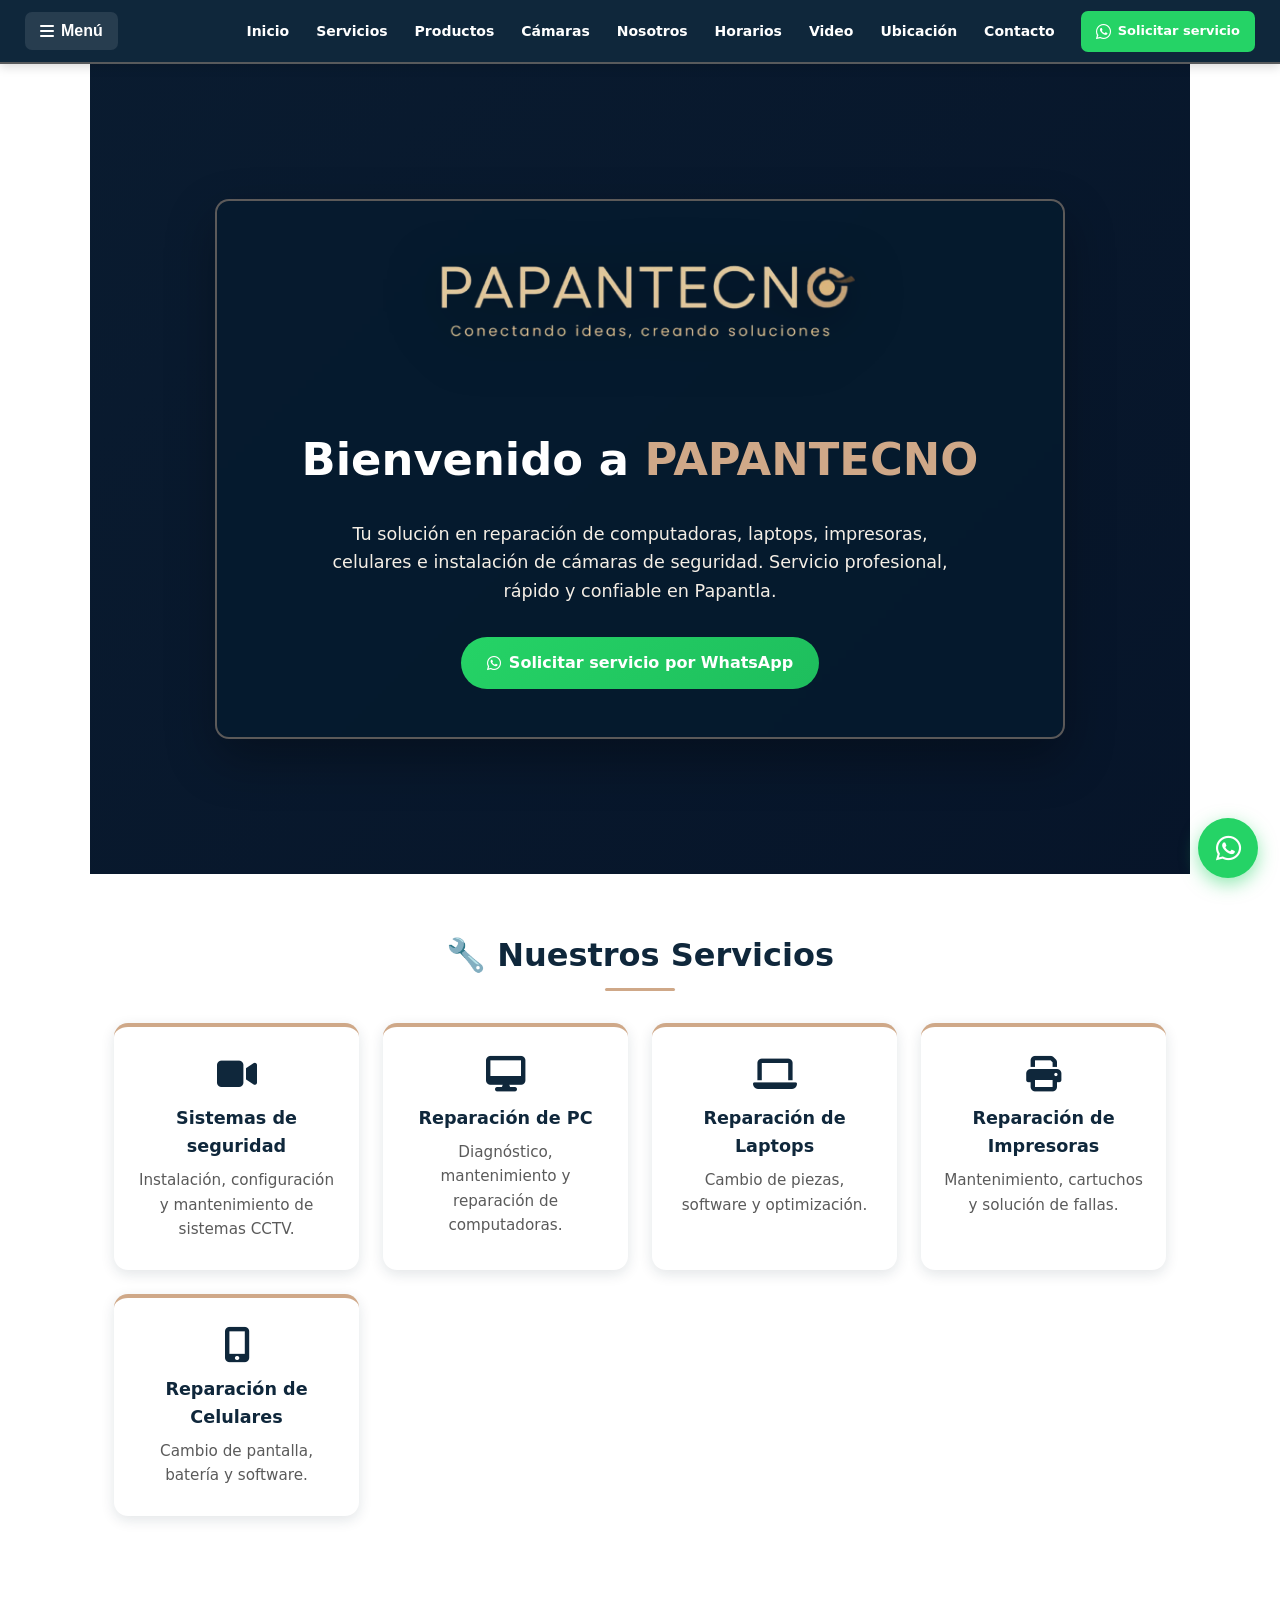
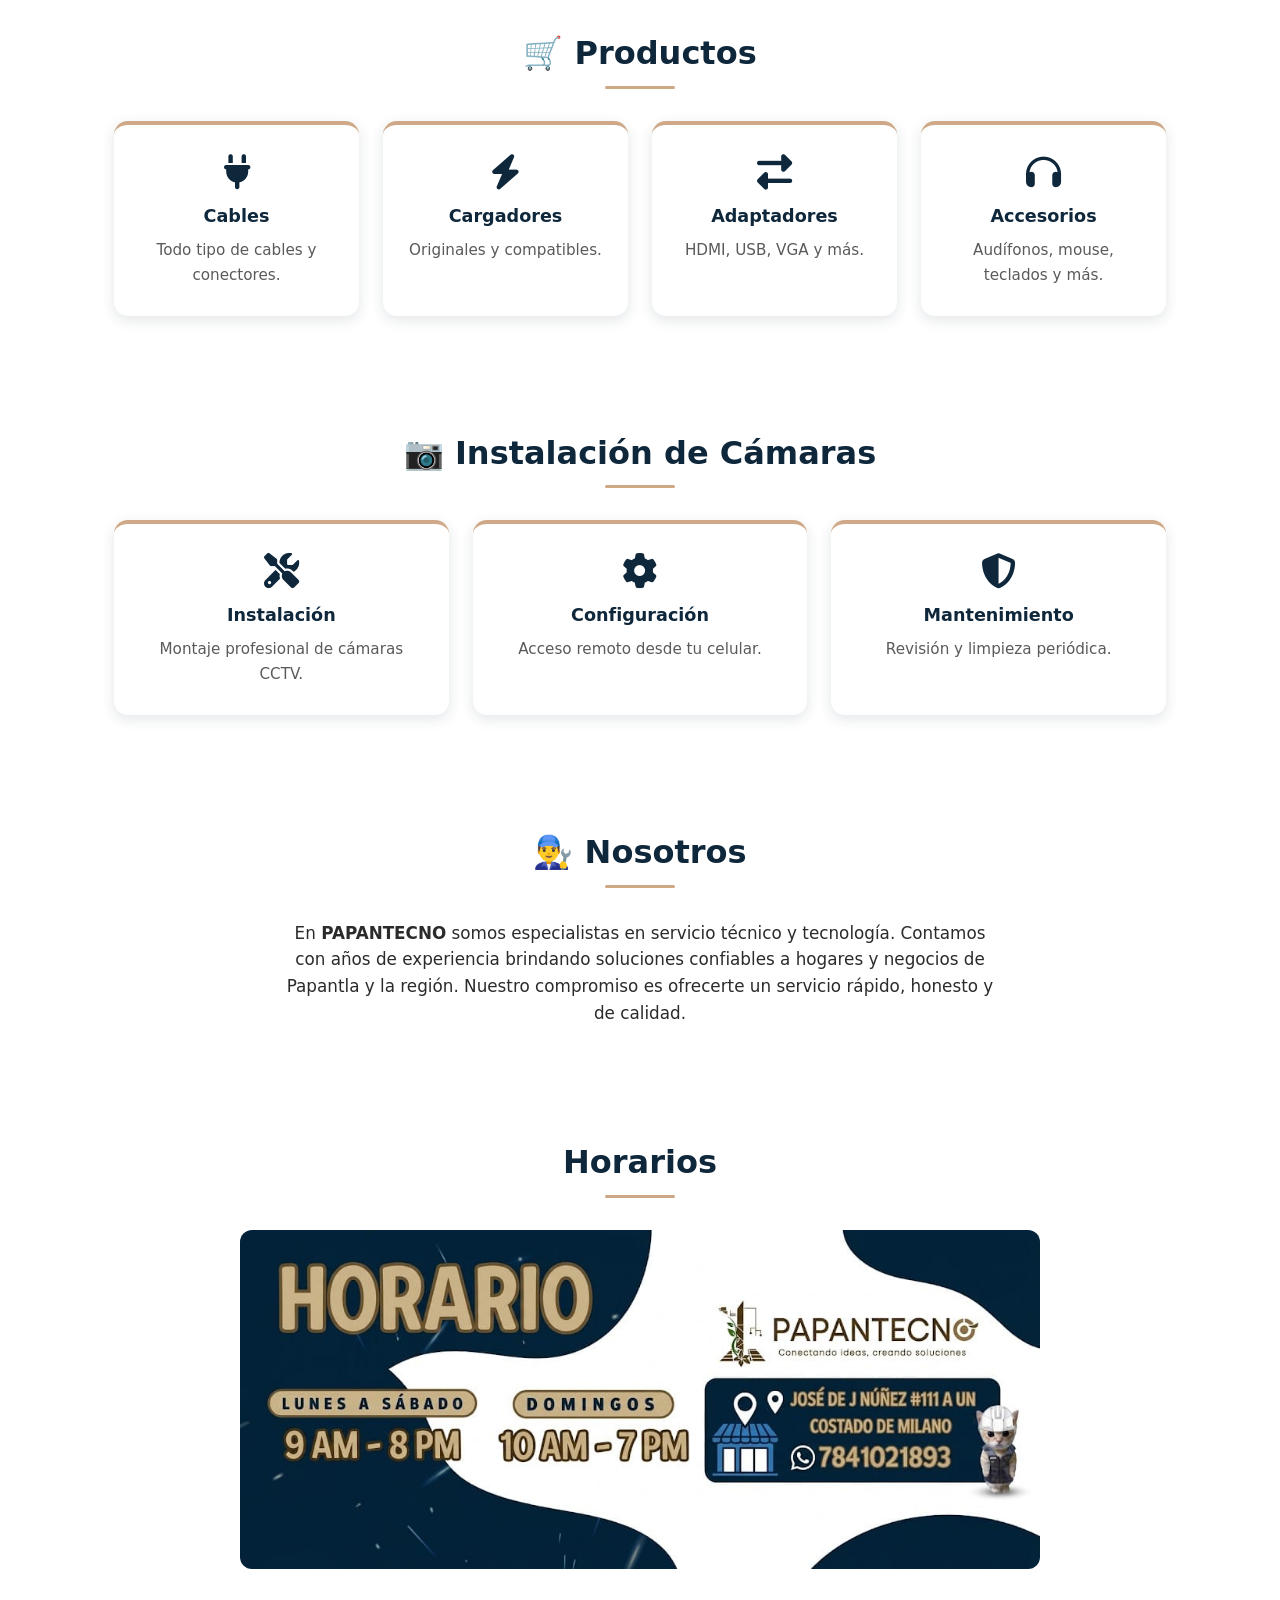
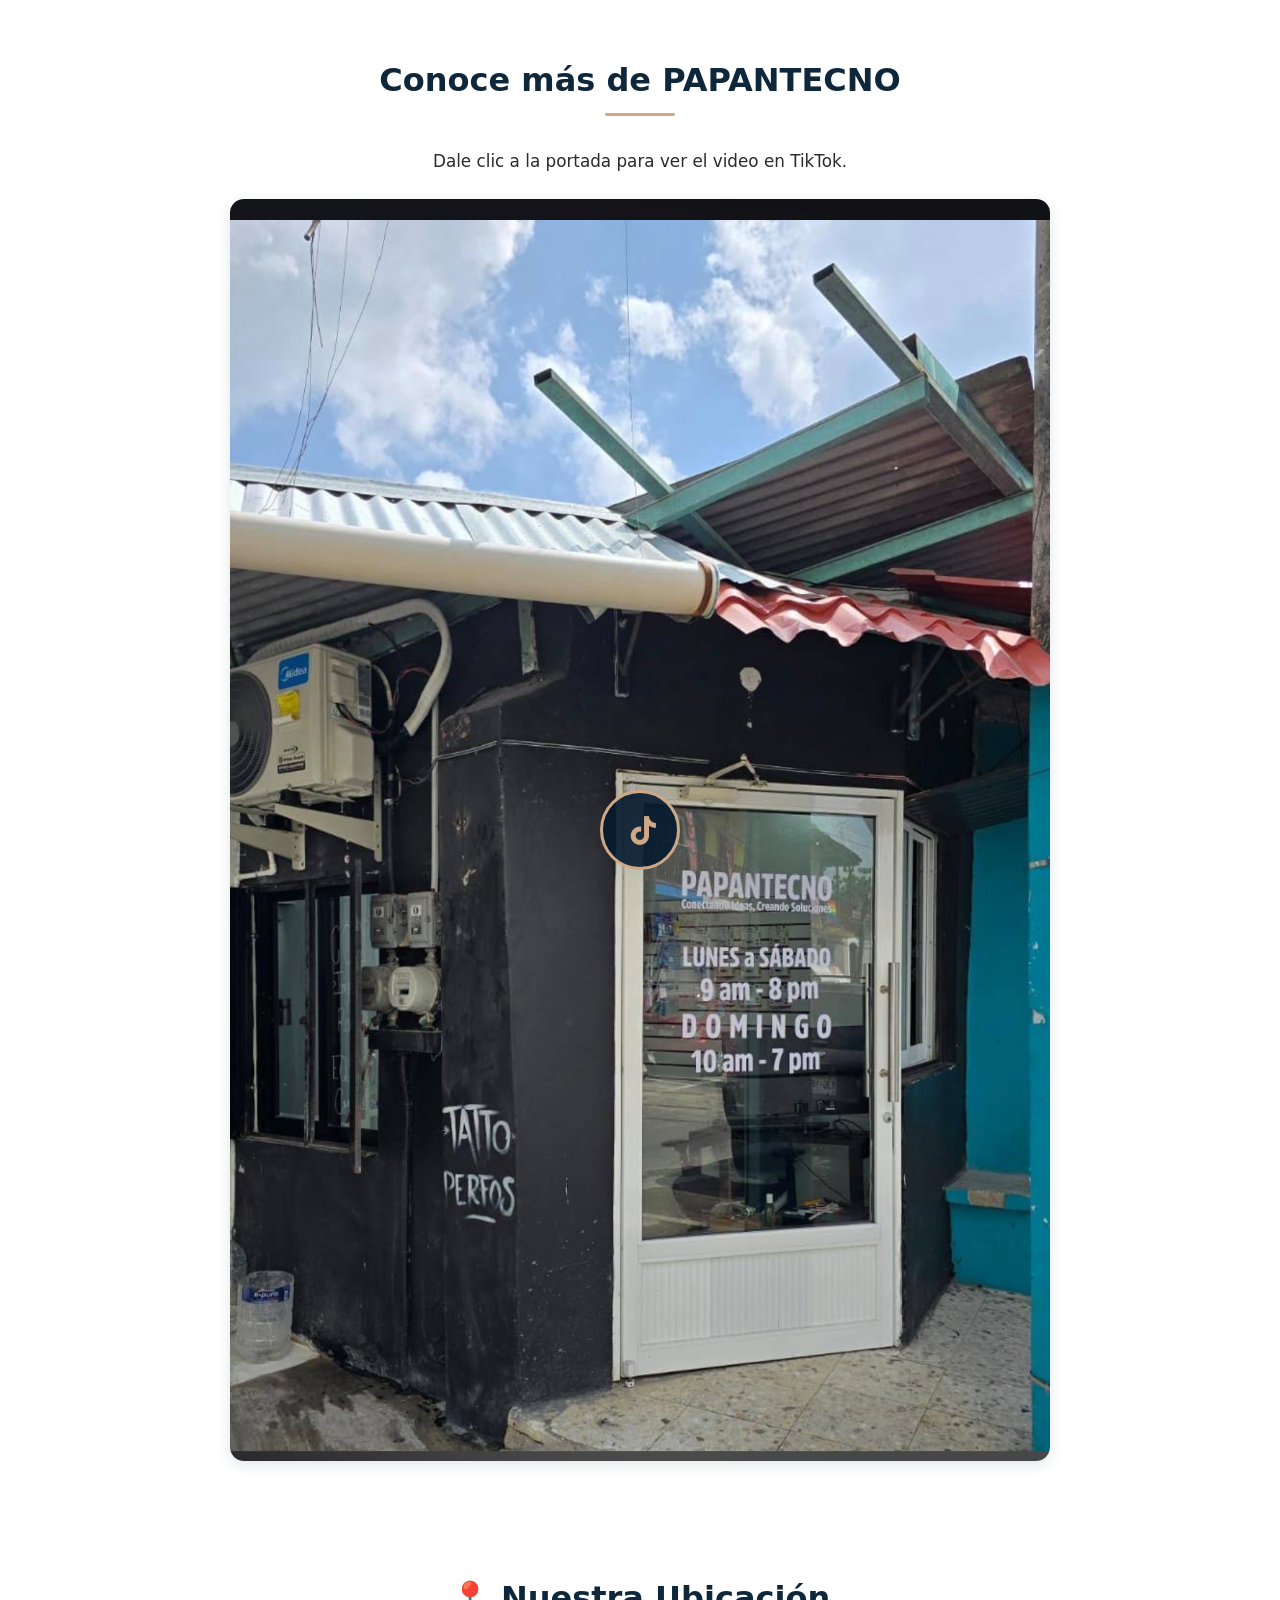
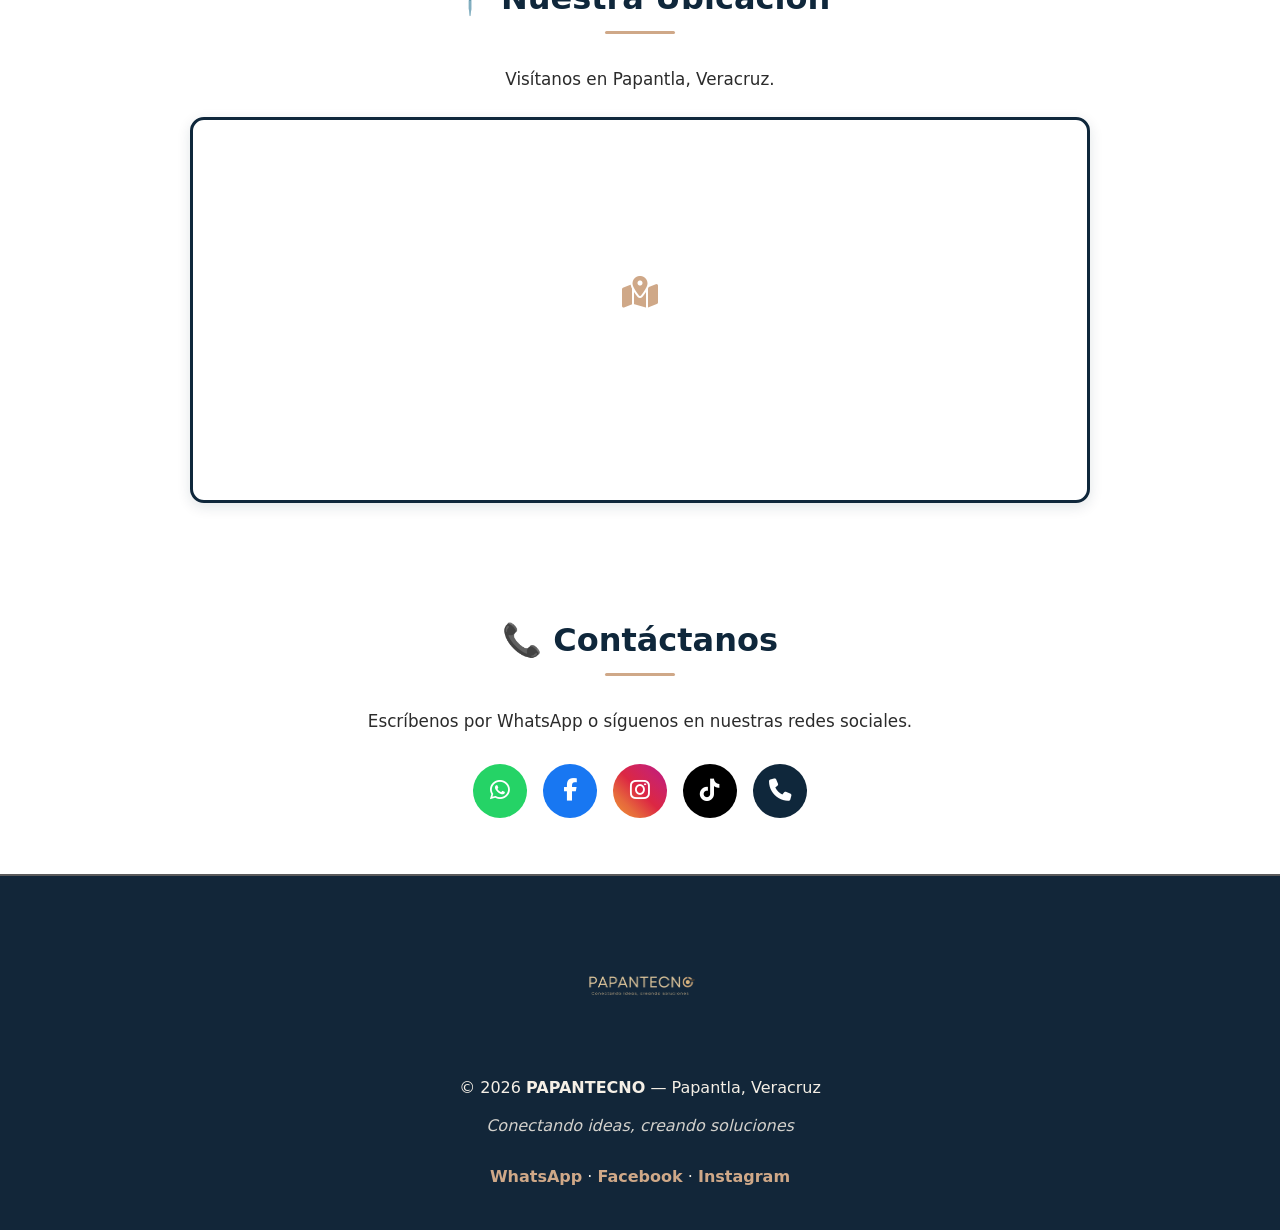
<file: index.html>
<!DOCTYPE html>
<html lang="es">
<head>
  <meta charset="UTF-8">
  <meta name="viewport" content="width=device-width, initial-scale=1.0">
  <title>PAPANTECNO | Servicio Técnico y Tecnología en Papantla</title>
  <meta name="description" content="Reparación de computadoras, laptops, impresoras, celulares e instalación de cámaras de seguridad en Papantla. Solicita tu servicio por WhatsApp.">

  <link rel="icon" type="image/png" href="assets/logo.png">
  <link rel="stylesheet" href="https://cdnjs.cloudflare.com/ajax/libs/font-awesome/6.5.0/css/all.min.css">
  <link rel="stylesheet" href="style.css">
</head>
<body>

 <header>
  <!-- Botón Hamburguesa a la izquierda -->
  <button class="menu-toggle" id="menuToggle" aria-label="Abrir menú">
    <i class="fas fa-bars"></i>
    <span>Menú</span>
  </button>

  <!-- Navegación -->
  <nav id="mainNav">
    <ul id="menu">
      <li><a href="#inicio">Inicio</a></li>
      <li><a href="#servicios">Servicios</a></li>
      <li><a href="#productos">Productos</a></li>
      <li><a href="#camaras">Cámaras</a></li>
      <li><a href="#nosotros">Nosotros</a></li>
      <li><a href="#horarios">Horarios</a></li>
      <li><a href="#video">Video</a></li>
      <li><a href="#ubicacion">Ubicación</a></li>
      <li><a href="#contacto">Contacto</a></li>
    </ul>
  </nav>

  <!-- Botón de WhatsApp a la derecha -->
  <a class="header-whatsapp" href="https://wa.me/527841021893?text=Hola%20PAPANTECNO,%20quiero%20solicitar%20un%20servicio" target="_blank" rel="noopener">
    <i class="fab fa-whatsapp"></i>
    <span>Solicitar servicio</span>
  </a>
</header>

  <!-- ===== HERO (Logo gigante aquí) ===== -->
  <section class="hero" id="inicio">
    <div class="hero-overlay">
      
      <!-- LOGO GIGANTE EN BIENVENIDA -->
      <img src="assets/logo.png" alt="PAPANTECNO Logo" class="hero-logo">

      <h1>Bienvenido a <span>PAPANTECNO</span></h1>
      <p>Tu solución en reparación de computadoras, laptops, impresoras, celulares e instalación de cámaras de seguridad. Servicio profesional, rápido y confiable en Papantla.</p>
      <div class="hero-buttons">
        <a class="btn-primary" href="https://wa.me/527841021893?text=Hola%20PAPANTECNO,%20quiero%20solicitar%20un%20servicio" target="_blank" rel="noopener">
          <i class="fab fa-whatsapp"></i> Solicitar servicio por WhatsApp
        </a>
      </div>
    </div>
  </section>

 <!-- ===== SERVICIOS ===== -->
<section id="servicios">
    <h2>🔧 Nuestros Servicios</h2>
    <div class="grid">
        <a href="servicios-cctv.html" class="card">
            <i class="fas fa-video"></i>
            <h3>Sistemas de seguridad</h3>
            <p>Instalación, configuración y mantenimiento de sistemas CCTV.</p>
        </a>
        <a href="reparacion-pc.html" class="card">
            <i class="fas fa-desktop"></i>
            <h3>Reparación de PC</h3>
            <p>Diagnóstico, mantenimiento y reparación de computadoras.</p>
        </a>
        <a href="reparacion-laptops.html" class="card">
            <i class="fas fa-laptop"></i>
            <h3>Reparación de Laptops</h3>
            <p>Cambio de piezas, software y optimización.</p>
        </a>
        <a href="reparacion-impresoras.html" class="card">
            <i class="fas fa-print"></i>
            <h3>Reparación de Impresoras</h3>
            <p>Mantenimiento, cartuchos y solución de fallas.</p>
        </a>
        <a href="reparacion-celulares.html" class="card">
            <i class="fas fa-mobile-alt"></i>
            <h3>Reparación de Celulares</h3>
            <p>Cambio de pantalla, batería y software.</p>
        </a>
    </div>
</section>

<!-- ===== PRODUCTOS ===== -->
<section id="productos">
    <h2>🛒 Productos</h2>
    <div class="grid">
        <a href="cables.html" class="card">
            <i class="fas fa-plug"></i>
            <h3>Cables</h3>
            <p>Todo tipo de cables y conectores.</p>
        </a>
        <a href="cargadores.html" class="card">
            <i class="fas fa-bolt"></i>
            <h3>Cargadores</h3>
            <p>Originales y compatibles.</p>
        </a>
        <a href="adaptadores.html" class="card">
            <i class="fas fa-exchange-alt"></i>
            <h3>Adaptadores</h3>
            <p>HDMI, USB, VGA y más.</p>
        </a>
        <a href="accesorios.html" class="card">
            <i class="fas fa-headphones"></i>
            <h3>Accesorios</h3>
            <p>Audífonos, mouse, teclados y más.</p>
        </a>
    </div>
</section>

<!-- ===== CÁMARAS ===== -->
<section id="camaras">
    <h2>📷 Instalación de Cámaras</h2>
    <div class="grid">
        <a href="instalacion-camaras.html" class="card">
            <i class="fas fa-tools"></i>
            <h3>Instalación</h3>
            <p>Montaje profesional de cámaras CCTV.</p>
        </a>
        <a href="configuracion-camaras.html" class="card">
            <i class="fas fa-cog"></i>
            <h3>Configuración</h3>
            <p>Acceso remoto desde tu celular.</p>
        </a>
        <a href="mantenimiento-camaras.html" class="card">
            <i class="fas fa-shield-alt"></i>
            <h3>Mantenimiento</h3>
            <p>Revisión y limpieza periódica.</p>
        </a>
    </div>
</section>

  <!-- ===== NOSOTROS (sin logo) ===== -->
  <section id="nosotros">
    <h2>👨‍🔧 Nosotros</h2>
    <p class="nosotros-texto">
      En <strong>PAPANTECNO</strong> somos especialistas en servicio técnico y tecnología.
      Contamos con años de experiencia brindando soluciones confiables a hogares y negocios de Papantla y la región.
      Nuestro compromiso es ofrecerte un servicio rápido, honesto y de calidad.
    </p>
  </section>

<!-- ===== HORARIOS ===== -->
<section id="horarios" class="horarios">
    <h2>Horarios</h2>
    <div class="horarios-imagenes">
        <img src="assets/horarios.jpg" alt="Horario de servicio">
    </div>
</section>

<!-- ===== VIDEO ===== -->
<section id="video">
  <h2>Conoce más de PAPANTECNO</h2>
  <p class="video-texto">Dale clic a la portada para ver el video en TikTok.</p>
  <a class="video-card" href="https://www.tiktok.com/@papantecno/video/7662172080984706312" target="_blank" rel="noopener" title="Ver video en TikTok">
    <img src="assets/video-portada.jpg" alt="Video PAPANTECNO en TikTok" class="video-thumb">
    <div class="video-play">
      <i class="fab fa-tiktok"></i>
    </div>
  </a>
</section>

<!-- ===== UBICACIÓN ===== -->
<section id="ubicacion">
  <h2>📍 Nuestra Ubicación</h2>
  <p class="ubicacion-texto">Visítanos en Papantla, Veracruz.</p>
  <a class="mapa-wrapper" href="https://maps.app.goo.gl/GWxeoCg4PLRZ5K4LA" target="_blank" rel="noopener" title="Abrir en Google Maps">
    <iframe src="https://www.google.com/maps?q=Papantla,Veracruz&output=embed" loading="lazy" referrerpolicy="no-referrer-when-downgrade" title="Ubicación PAPANTECNO en Papantla"></iframe>
    <div class="mapa-overlay">
      <i class="fas fa-map-marked-alt"></i>
      <span>Abrir en Google Maps</span>
    </div>
  </a>
</section>

  <!-- ===== CONTACTO ===== -->
  <section id="contacto">
    <h2>📞 Contáctanos</h2>
    <p class="contacto-texto">Escríbenos por WhatsApp o síguenos en nuestras redes sociales.</p>
    <div class="redes">
      <a class="whatsapp" href="https://wa.me/527841021893?text=Hola%20PAPANTECNO" target="_blank" rel="noopener" title="WhatsApp"><i class="fab fa-whatsapp"></i></a>
      <a class="facebook" href="https://facebook.com/papantecno" target="_blank" rel="noopener" title="Facebook"><i class="fab fa-facebook-f"></i></a>
      <a class="instagram" href="https://instagram.com/papantecno" target="_blank" rel="noopener" title="Instagram"><i class="fab fa-instagram"></i></a>
      <a class="tiktok" href="https://tiktok.com/@papantecno" target="_blank" rel="noopener" title="TikTok"><i class="fab fa-tiktok"></i></a>
      <a class="telefono" href="tel:+527841021893" title="Llamar"><i class="fas fa-phone"></i></a>
    </div>
  </section>

  <!-- ===== FOOTER ===== -->
  <footer>
    <img src="assets/logo.png" alt="PAPANTECNO" class="footer-logo">
    <p>© <span id="anio"></span> <strong>PAPANTECNO</strong> — Papantla, Veracruz</p>
    <p class="footer-lema">Conectando ideas, creando soluciones</p>
    <p class="footer-redes">
      <a href="https://wa.me/527841021893" target="_blank" rel="noopener">WhatsApp</a> ·
      <a href="https://facebook.com/papantecno" target="_blank" rel="noopener">Facebook</a> ·
      <a href="https://instagram.com/papantecno" target="_blank" rel="noopener">Instagram</a>
    </p>
  </footer>

  <!-- ===== BOTÓN FLOTANTE WHATSAPP ===== -->
  <a class="whatsapp-float" href="https://wa.me/527841021893?text=Hola%20PAPANTECNO,%20quiero%20solicitar%20un%20servicio" target="_blank" rel="noopener" title="Solicitar servicio por WhatsApp">
    <i class="fab fa-whatsapp"></i>
  </a>

  <script src="script.js"></script>
</body>
</html>
</file>
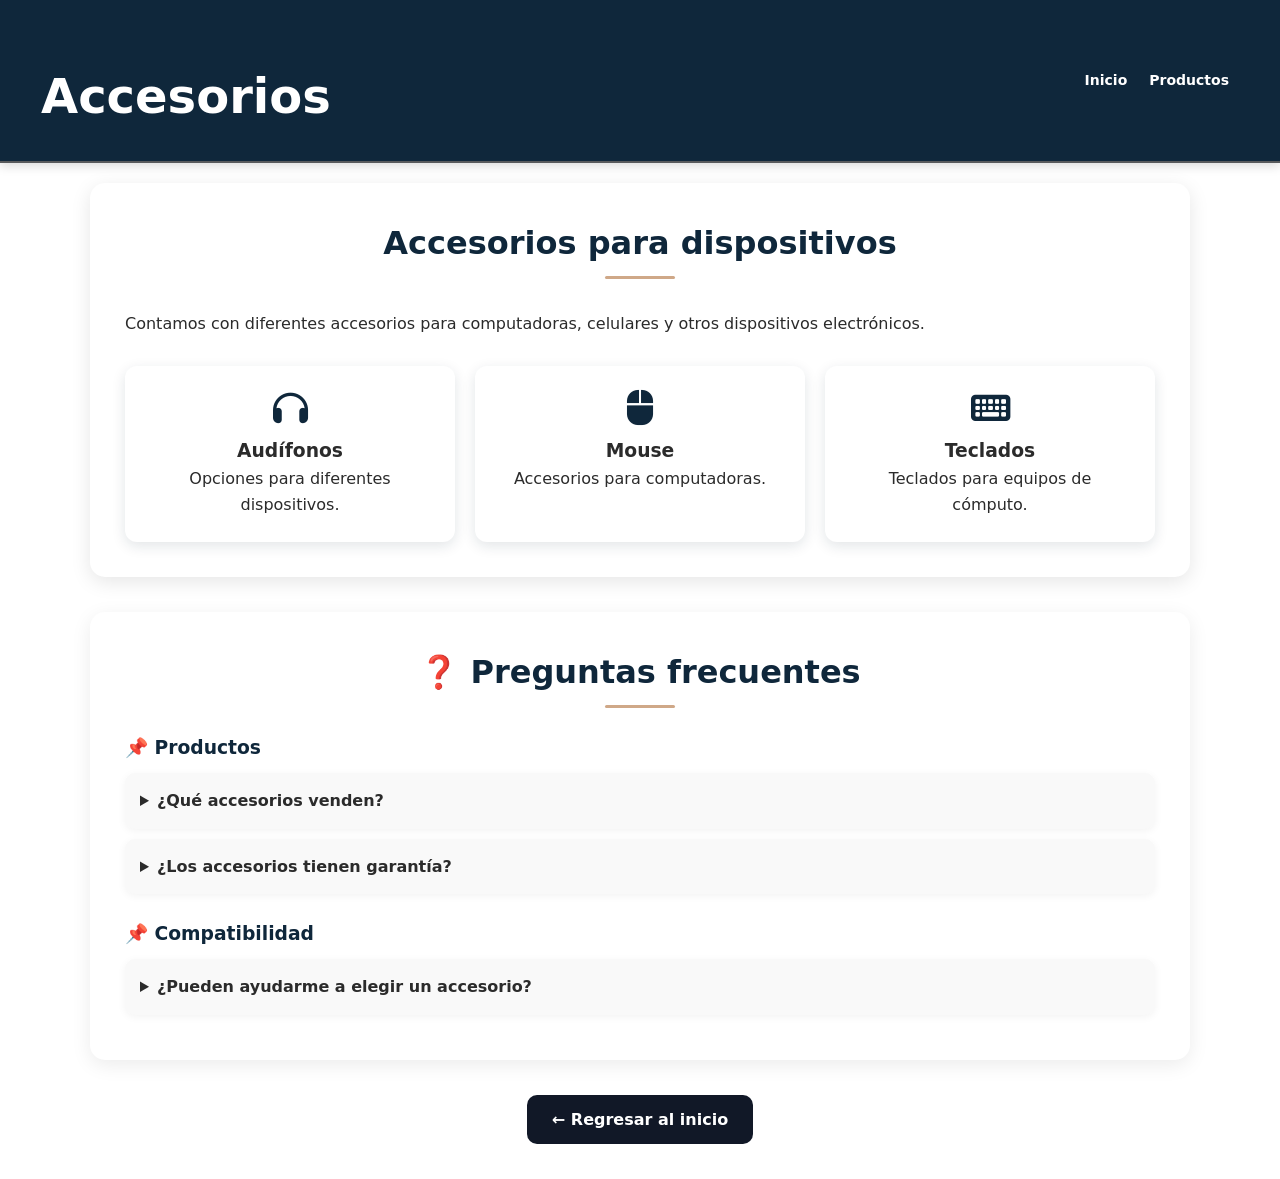
<file: accesorios.html>
<!DOCTYPE html>
<html lang="es">

<head>

    <meta charset="UTF-8">

    <meta name="viewport"
          content="width=device-width, initial-scale=1.0">

    <title>Accesorios</title>

    <link rel="stylesheet"
          href="https://cdnjs.cloudflare.com/ajax/libs/font-awesome/6.5.0/css/all.min.css">

    <link rel="stylesheet" href="style.css">

</head>

<body>

<header>

    <h1>Accesorios</h1>

    <nav>
        <a href="index.html">Inicio</a>
        <a href="index.html#productos">Productos</a>
    </nav>

</header>


<main>

<section class="detalle">

    <h2>Accesorios para dispositivos</h2>

    <p>
        Contamos con diferentes accesorios para computadoras,
        celulares y otros dispositivos electrónicos.
    </p>

    <div class="info-grid">

        <div class="info-box">
            <i class="fas fa-headphones"></i>
            <h3>Audífonos</h3>
            <p>Opciones para diferentes dispositivos.</p>
        </div>

        <div class="info-box">
            <i class="fas fa-mouse"></i>
            <h3>Mouse</h3>
            <p>Accesorios para computadoras.</p>
        </div>

        <div class="info-box">
            <i class="fas fa-keyboard"></i>
            <h3>Teclados</h3>
            <p>Teclados para equipos de cómputo.</p>
        </div>

    </div>

</section>


<section class="faq">

    <h2>❓ Preguntas frecuentes</h2>

    <h3>📌 Productos</h3>

    <details>
        <summary>¿Qué accesorios venden?</summary>
        <p>
            Se pueden encontrar audífonos, mouse, teclados,
            cables y otros accesorios dependiendo de la disponibilidad.
        </p>
    </details>

    <details>
        <summary>¿Los accesorios tienen garantía?</summary>
        <p>
            La garantía depende del producto y de sus condiciones
            de compra.
        </p>
    </details>

    <h3>📌 Compatibilidad</h3>

    <details>
        <summary>¿Pueden ayudarme a elegir un accesorio?</summary>
        <p>
            Sí. Puedes indicar el modelo de tu dispositivo
            para revisar las opciones compatibles.
        </p>
    </details>

</section>





<a href="index.html" class="btn-regresar">
    ← Regresar al inicio
</a>

</main>

<script async src="https://www.tiktok.com/embed.js"></script>

</body>
</html>
</file>
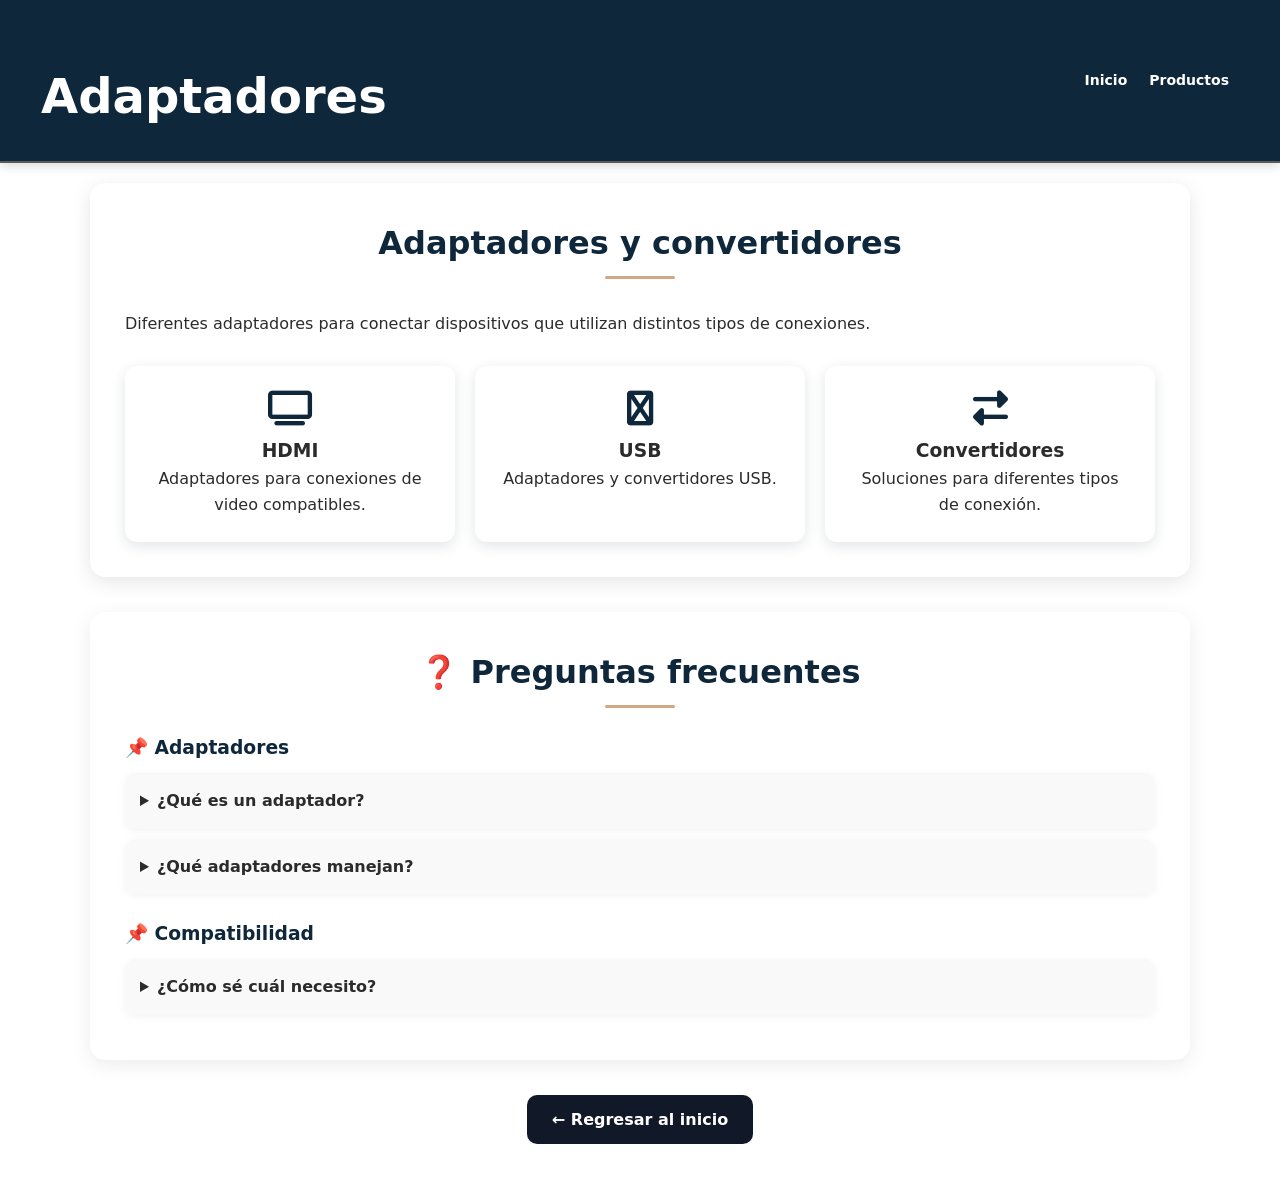
<file: adaptadores.html>
<!DOCTYPE html>
<html lang="es">

<head>

    <meta charset="UTF-8">

    <meta name="viewport"
          content="width=device-width, initial-scale=1.0">

    <title>Adaptadores</title>

    <link rel="stylesheet"
          href="https://cdnjs.cloudflare.com/ajax/libs/font-awesome/6.5.0/css/all.min.css">
<link rel="stylesheet" href="style.css">

</head>

<body>

<header>

    <h1>Adaptadores</h1>

    <nav>
        <a href="index.html">Inicio</a>
        <a href="index.html#productos">Productos</a>
    </nav>

</header>


<main>

<section class="detalle">

    <h2>Adaptadores y convertidores</h2>

    <p>
        Diferentes adaptadores para conectar dispositivos
        que utilizan distintos tipos de conexiones.
    </p>

    <div class="info-grid">

        <div class="info-box">
            <i class="fas fa-tv"></i>
            <h3>HDMI</h3>
            <p>Adaptadores para conexiones de video compatibles.</p>
        </div>

        <div class="info-box">
            <i class="fas fa-usb"></i>
            <h3>USB</h3>
            <p>Adaptadores y convertidores USB.</p>
        </div>

        <div class="info-box">
            <i class="fas fa-exchange-alt"></i>
            <h3>Convertidores</h3>
            <p>Soluciones para diferentes tipos de conexión.</p>
        </div>

    </div>

</section>


<section class="faq">

    <h2>❓ Preguntas frecuentes</h2>

    <h3>📌 Adaptadores</h3>

    <details>
        <summary>¿Qué es un adaptador?</summary>
        <p>
            Es un dispositivo que permite conectar equipos
            o accesorios con diferentes tipos de conexiones.
        </p>
    </details>

    <details>
        <summary>¿Qué adaptadores manejan?</summary>
        <p>
            Pueden existir opciones HDMI, USB, VGA y otros,
            dependiendo de la disponibilidad.
        </p>
    </details>

    <h3>📌 Compatibilidad</h3>

    <details>
        <summary>¿Cómo sé cuál necesito?</summary>
        <p>
            Se deben revisar los puertos de los dispositivos
            que deseas conectar.
        </p>
    </details>

</section>





<a href="index.html" class="btn-regresar">
    ← Regresar al inicio
</a>

</main>

<script async src="https://www.tiktok.com/embed.js"></script>

</body>
</html>
</file>
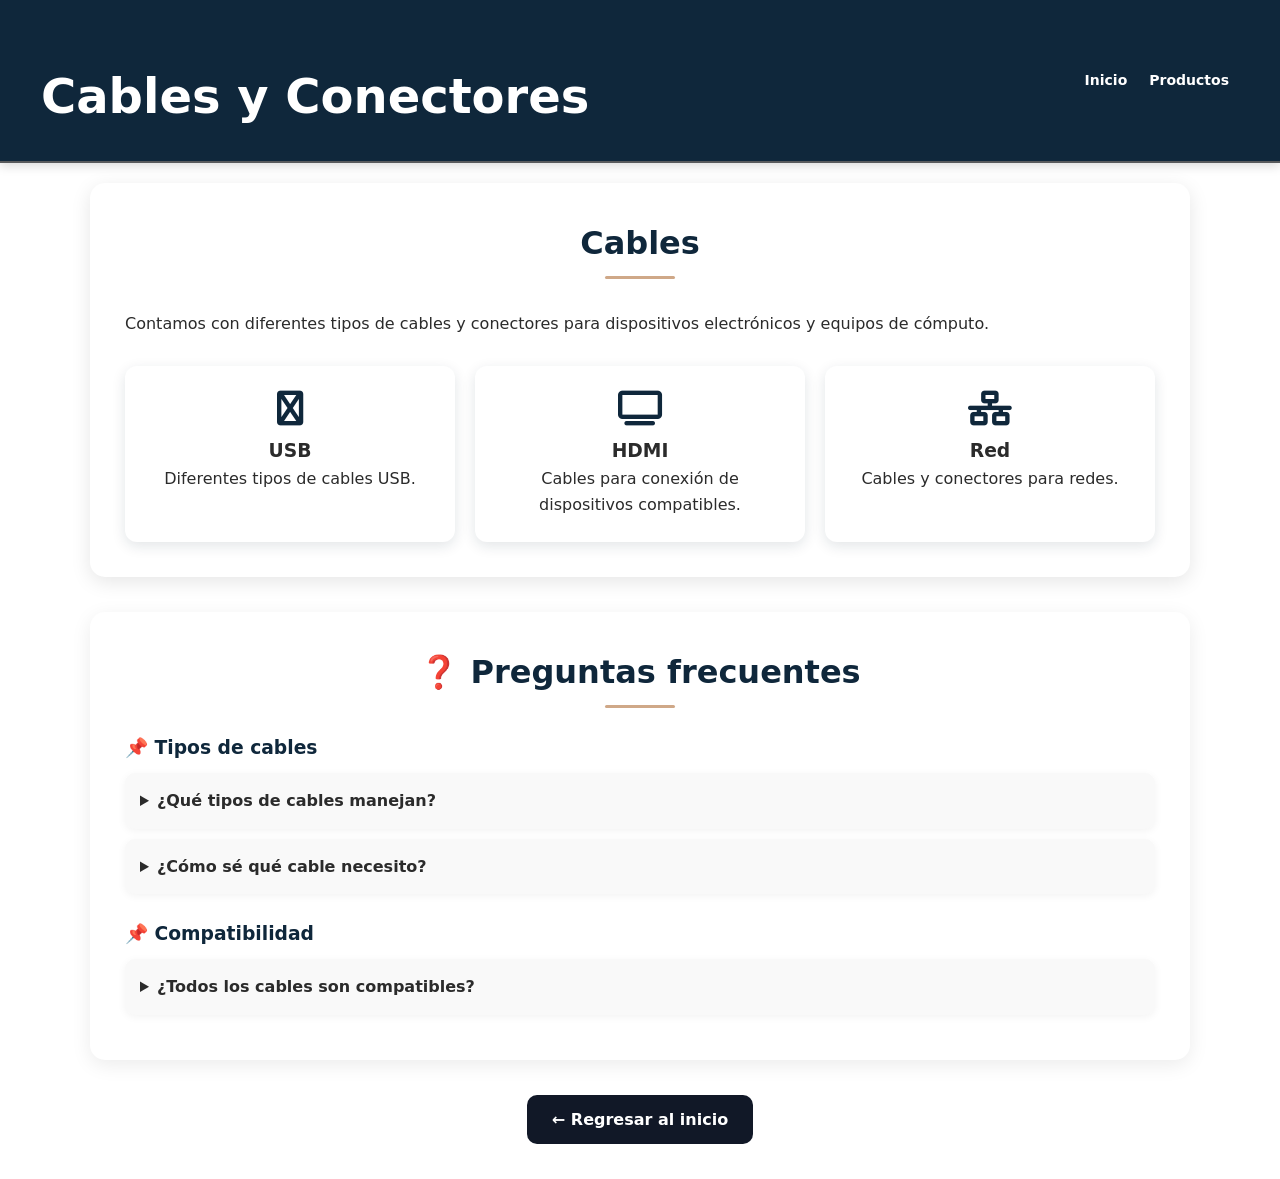
<file: cables.html>
<!DOCTYPE html>
<html lang="es">

<head>
    <meta charset="UTF-8">
    <meta name="viewport" content="width=device-width, initial-scale=1.0">

    <title>Cables y Conectores</title>

    <link rel="stylesheet"
          href="https://cdnjs.cloudflare.com/ajax/libs/font-awesome/6.5.0/css/all.min.css">

   <link rel="stylesheet" href="style.css">
</head>

<body>

<header>
    <h1>Cables y Conectores</h1>

    <nav>
        <a href="index.html">Inicio</a>
        <a href="index.html#productos">Productos</a>
    </nav>
</header>

<main>

<section class="detalle">

    <h2>Cables</h2>

    <p>
        Contamos con diferentes tipos de cables y conectores
        para dispositivos electrónicos y equipos de cómputo.
    </p>

    <div class="info-grid">

        <div class="info-box">
            <i class="fas fa-usb"></i>
            <h3>USB</h3>
            <p>Diferentes tipos de cables USB.</p>
        </div>

        <div class="info-box">
            <i class="fas fa-tv"></i>
            <h3>HDMI</h3>
            <p>Cables para conexión de dispositivos compatibles.</p>
        </div>

        <div class="info-box">
            <i class="fas fa-network-wired"></i>
            <h3>Red</h3>
            <p>Cables y conectores para redes.</p>
        </div>

    </div>

</section>


<section class="faq">

    <h2>❓ Preguntas frecuentes</h2>

    <h3>📌 Tipos de cables</h3>

    <details>
        <summary>¿Qué tipos de cables manejan?</summary>
        <p>
            Dependiendo de la disponibilidad, pueden encontrarse
            cables USB, HDMI, red, audio y diferentes conectores.
        </p>
    </details>

    <details>
        <summary>¿Cómo sé qué cable necesito?</summary>
        <p>
            Se debe revisar el tipo de conexión de los dispositivos
            que se desean conectar.
        </p>
    </details>

    <h3>📌 Compatibilidad</h3>

    <details>
        <summary>¿Todos los cables son compatibles?</summary>
        <p>
            No. La compatibilidad depende de los conectores,
            dispositivos y características del cable.
        </p>
    </details>

</section>





<a href="index.html" class="btn-regresar">
    ← Regresar al inicio
</a>

</main>

<script async src="https://www.tiktok.com/embed.js"></script>

</body>
</html>
</file>
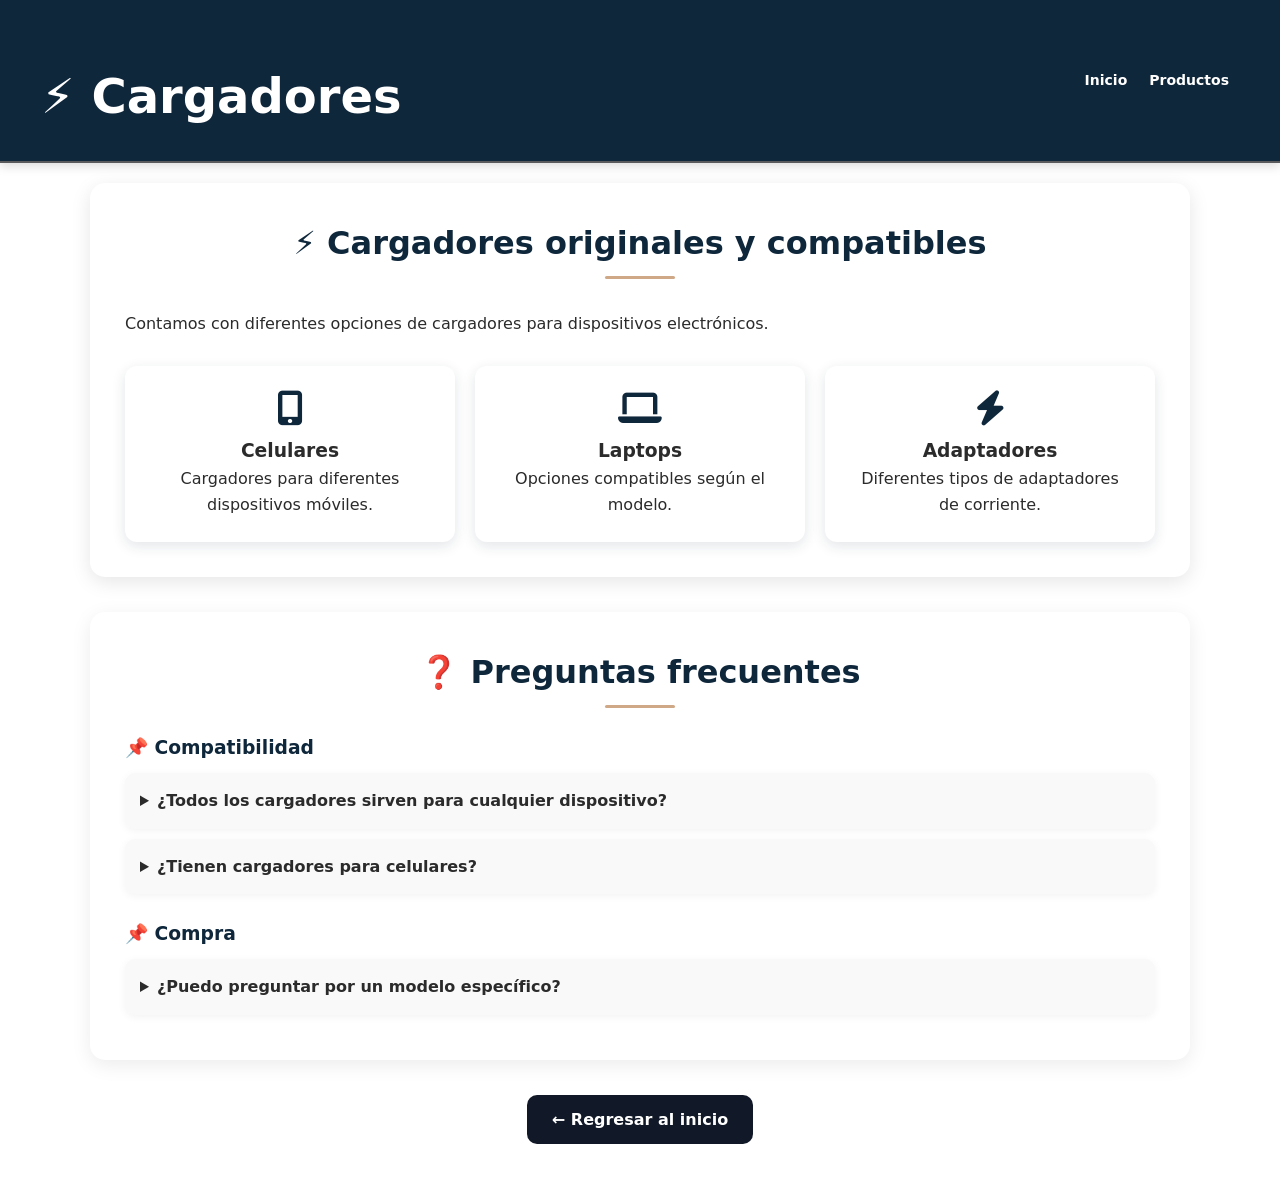
<file: cargadores.html>
<!DOCTYPE html>
<html lang="es">

<head>
    <meta charset="UTF-8">
    <meta name="viewport" content="width=device-width, initial-scale=1.0">

    <title>Cargadores</title>

    <link rel="stylesheet"
          href="https://cdnjs.cloudflare.com/ajax/libs/font-awesome/6.5.0/css/all.min.css">

  <link rel="stylesheet" href="style.css">
</head>

<body>

<header>

    <h1>⚡ Cargadores</h1>

    <nav>
        <a href="index.html">Inicio</a>
        <a href="index.html#productos">Productos</a>
    </nav>

</header>


<main>

<section class="detalle">

    <h2>⚡ Cargadores originales y compatibles</h2>

    <p>
        Contamos con diferentes opciones de cargadores
        para dispositivos electrónicos.
    </p>

    <div class="info-grid">

        <div class="info-box">
            <i class="fas fa-mobile-alt"></i>
            <h3>Celulares</h3>
            <p>Cargadores para diferentes dispositivos móviles.</p>
        </div>

        <div class="info-box">
            <i class="fas fa-laptop"></i>
            <h3>Laptops</h3>
            <p>Opciones compatibles según el modelo.</p>
        </div>

        <div class="info-box">
            <i class="fas fa-bolt"></i>
            <h3>Adaptadores</h3>
            <p>Diferentes tipos de adaptadores de corriente.</p>
        </div>

    </div>

</section>


<section class="faq">

    <h2>❓ Preguntas frecuentes</h2>

    <h3>📌 Compatibilidad</h3>

    <details>
        <summary>¿Todos los cargadores sirven para cualquier dispositivo?</summary>
        <p>
            No. Es importante verificar voltaje, corriente,
            conector y compatibilidad con el dispositivo.
        </p>
    </details>

    <details>
        <summary>¿Tienen cargadores para celulares?</summary>
        <p>
            Sí, dependiendo de la disponibilidad y compatibilidad
            con el dispositivo.
        </p>
    </details>

    <h3>📌 Compra</h3>

    <details>
        <summary>¿Puedo preguntar por un modelo específico?</summary>
        <p>
            Sí. Puedes proporcionar el modelo de tu dispositivo
            para consultar las opciones disponibles.
        </p>
    </details>

</section>




<a href="index.html" class="btn-regresar">
    ← Regresar al inicio
</a>

</main>

<script async src="https://www.tiktok.com/embed.js"></script>

</body>
</html>
</file>
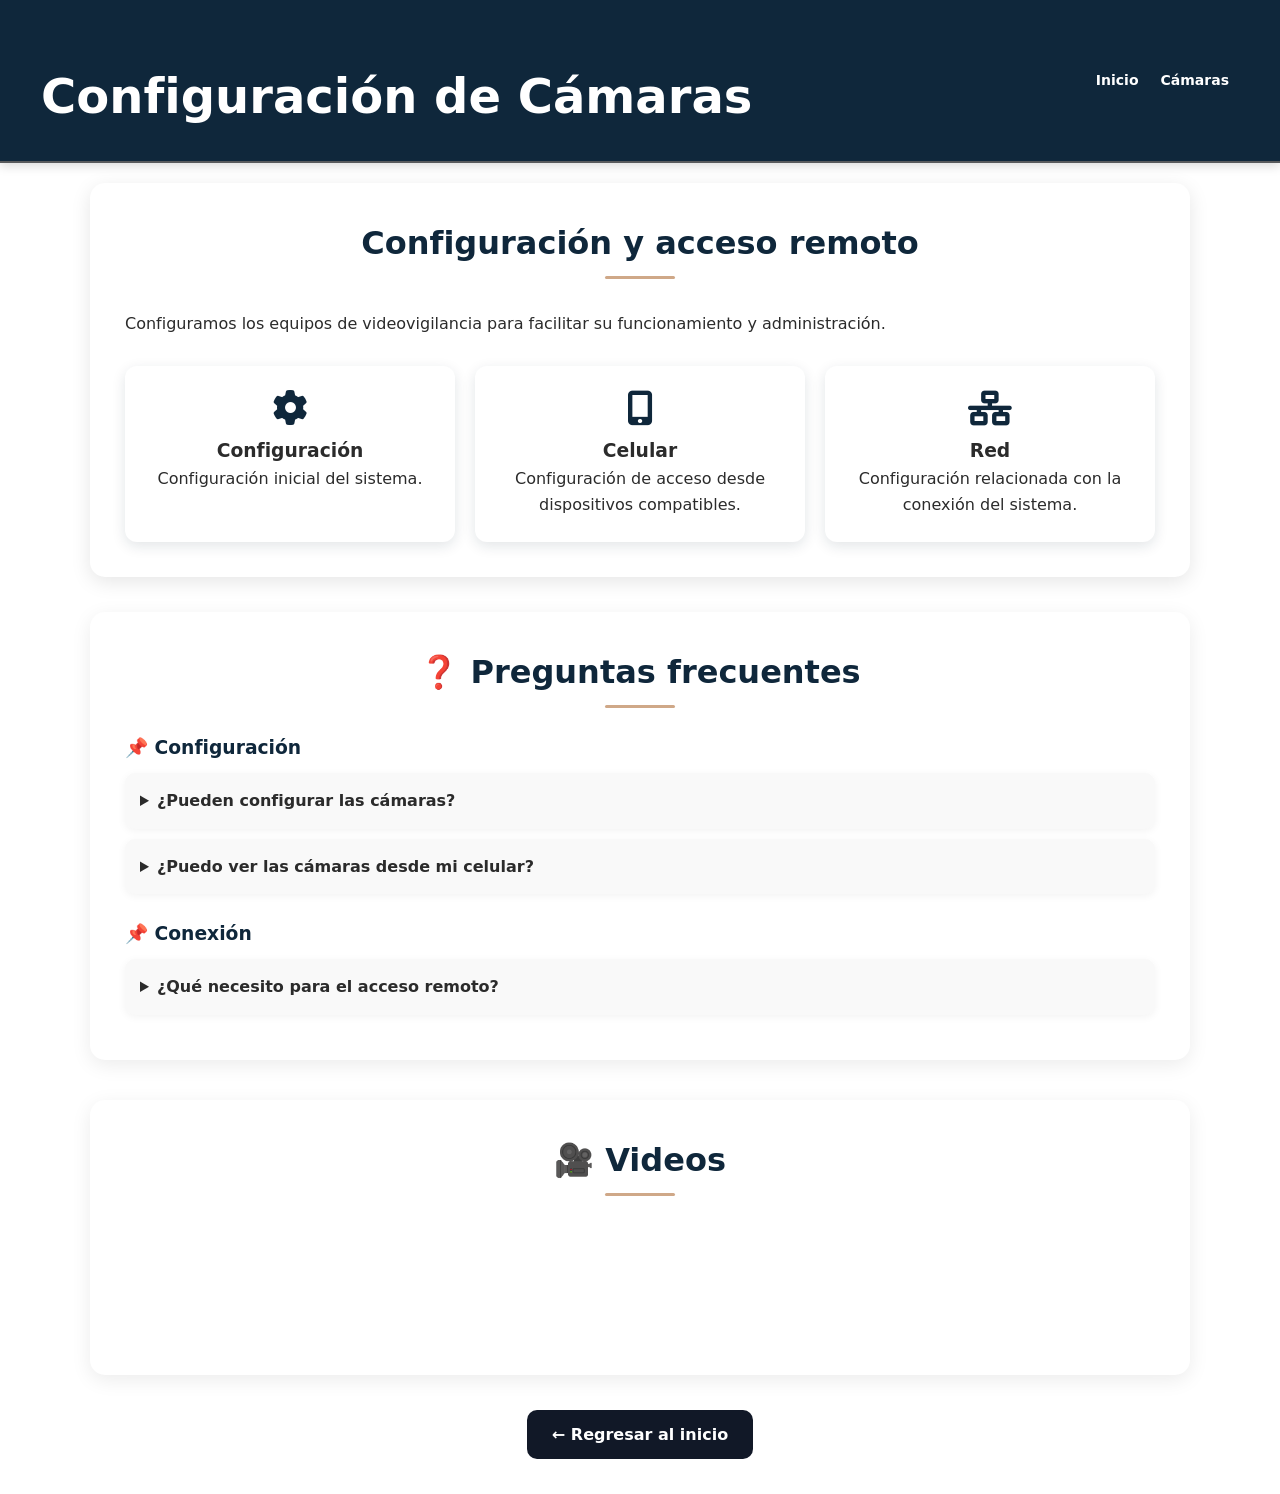
<file: configuracion-camaras.html>
<!DOCTYPE html>
<html lang="es">

<head>

    <meta charset="UTF-8">

    <meta name="viewport"
          content="width=device-width, initial-scale=1.0">

    <title>Configuración de Cámaras</title>

    <link rel="stylesheet"
          href="https://cdnjs.cloudflare.com/ajax/libs/font-awesome/6.5.0/css/all.min.css">

    <link rel="stylesheet" href="style.css">

</head>

<body>

<header>

    <h1>Configuración de Cámaras</h1>

    <nav>
        <a href="index.html">Inicio</a>
        <a href="index.html#camaras">Cámaras</a>
    </nav>

</header>


<main>

<section class="detalle">

    <h2>Configuración y acceso remoto</h2>

    <p>
        Configuramos los equipos de videovigilancia para
        facilitar su funcionamiento y administración.
    </p>

    <div class="info-grid">

        <div class="info-box">
            <i class="fas fa-cog"></i>
            <h3>Configuración</h3>
            <p>Configuración inicial del sistema.</p>
        </div>

        <div class="info-box">
            <i class="fas fa-mobile-alt"></i>
            <h3>Celular</h3>
            <p>Configuración de acceso desde dispositivos compatibles.</p>
        </div>

        <div class="info-box">
            <i class="fas fa-network-wired"></i>
            <h3>Red</h3>
            <p>Configuración relacionada con la conexión del sistema.</p>
        </div>

    </div>

</section>


<section class="faq">

    <h2>❓ Preguntas frecuentes</h2>

    <h3>📌 Configuración</h3>

    <details>
        <summary>¿Pueden configurar las cámaras?</summary>
        <p>
            Sí. El servicio puede incluir la configuración
            inicial del sistema.
        </p>
    </details>

    <details>
        <summary>¿Puedo ver las cámaras desde mi celular?</summary>
        <p>
            Dependiendo del equipo y configuración utilizada,
            puede habilitarse el acceso desde un dispositivo compatible.
        </p>
    </details>

    <h3>📌 Conexión</h3>

    <details>
        <summary>¿Qué necesito para el acceso remoto?</summary>
        <p>
            Depende del sistema instalado y de la configuración
            de red disponible.
        </p>
    </details>

</section>


<section class="videos">

    <h2>🎥 Videos</h2>

    <div class="tiktok-container">

        <blockquote class="tiktok-embed"
            cite="https://www.tiktok.com/@TU_CUENTA/video/ID_DEL_VIDEO"
            data-video-id="ID_DEL_VIDEO">

            <section></section>

        </blockquote>

    </div>

</section>


<a href="index.html" class="btn-regresar">
    ← Regresar al inicio
</a>

</main>

<script async src="https://www.tiktok.com/embed.js"></script>

</body>
</html>
</file>
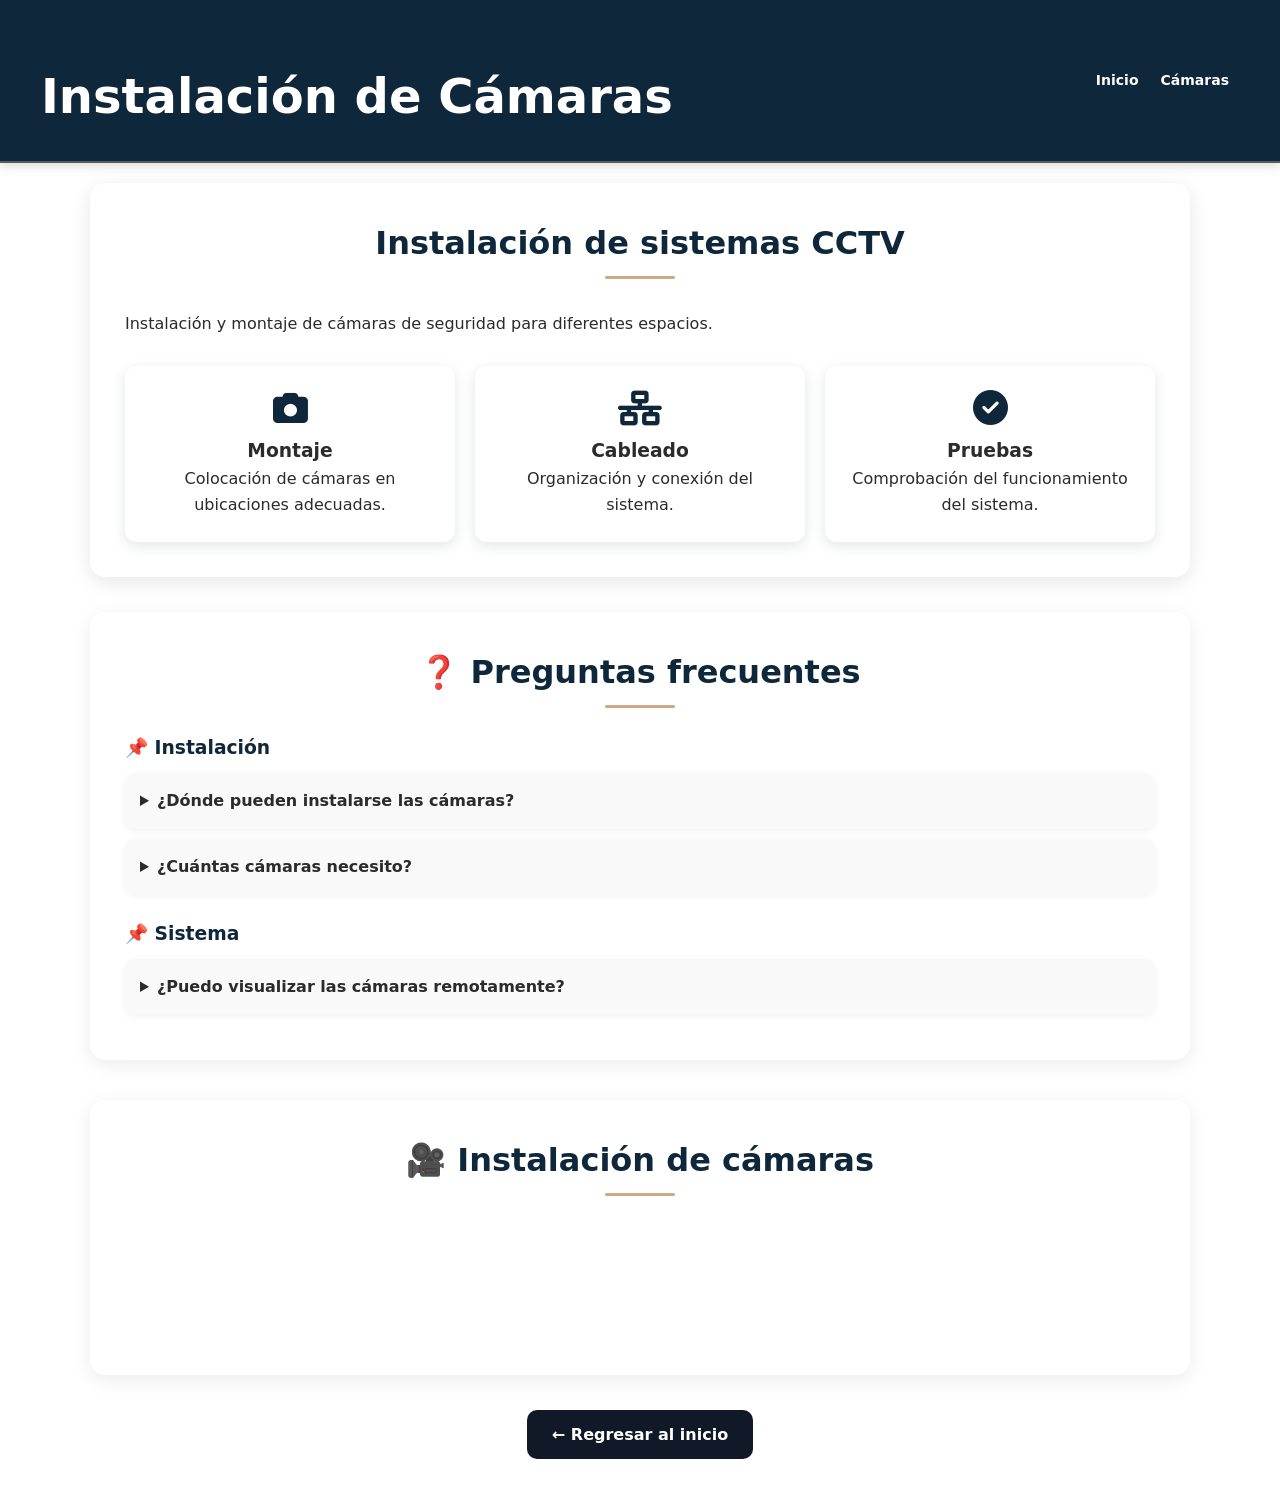
<file: instalacion-camaras.html>
<!DOCTYPE html>
<html lang="es">

<head>

    <meta charset="UTF-8">

    <meta name="viewport"
          content="width=device-width, initial-scale=1.0">

    <title>Instalación de Cámaras</title>

    <link rel="stylesheet"
          href="https://cdnjs.cloudflare.com/ajax/libs/font-awesome/6.5.0/css/all.min.css">

    <link rel="stylesheet" href="style.css">

</head>

<body>

<header>

    <h1>Instalación de Cámaras</h1>

    <nav>
        <a href="index.html">Inicio</a>
        <a href="index.html#camaras">Cámaras</a>
    </nav>

</header>


<main>

<section class="detalle">

    <h2>Instalación de sistemas CCTV</h2>

    <p>
        Instalación y montaje de cámaras de seguridad
        para diferentes espacios.
    </p>

    <div class="info-grid">

        <div class="info-box">
            <i class="fas fa-camera"></i>
            <h3>Montaje</h3>
            <p>Colocación de cámaras en ubicaciones adecuadas.</p>
        </div>

        <div class="info-box">
            <i class="fas fa-network-wired"></i>
            <h3>Cableado</h3>
            <p>Organización y conexión del sistema.</p>
        </div>

        <div class="info-box">
            <i class="fas fa-check-circle"></i>
            <h3>Pruebas</h3>
            <p>Comprobación del funcionamiento del sistema.</p>
        </div>

    </div>

</section>


<section class="faq">

    <h2>❓ Preguntas frecuentes</h2>

    <h3>📌 Instalación</h3>

    <details>
        <summary>¿Dónde pueden instalarse las cámaras?</summary>
        <p>
            Pueden instalarse en diferentes espacios dependiendo
            de las necesidades del lugar.
        </p>
    </details>

    <details>
        <summary>¿Cuántas cámaras necesito?</summary>
        <p>
            Depende del tamaño del área y de los puntos que
            se quieran supervisar.
        </p>
    </details>

    <h3>📌 Sistema</h3>

    <details>
        <summary>¿Puedo visualizar las cámaras remotamente?</summary>
        <p>
            Dependiendo del sistema instalado, puede configurarse
            el acceso remoto desde dispositivos compatibles.
        </p>
    </details>

</section>


<section class="videos">

    <h2>🎥 Instalación de cámaras</h2>

    <div class="tiktok-container">

        <blockquote class="tiktok-embed"
            cite="https://www.tiktok.com/@TU_CUENTA/video/ID_DEL_VIDEO"
            data-video-id="ID_DEL_VIDEO">

            <section></section>

        </blockquote>

    </div>

</section>


<a href="index.html" class="btn-regresar">
    ← Regresar al inicio
</a>

</main>

<script async src="https://www.tiktok.com/embed.js"></script>

</body>
</html>
</file>
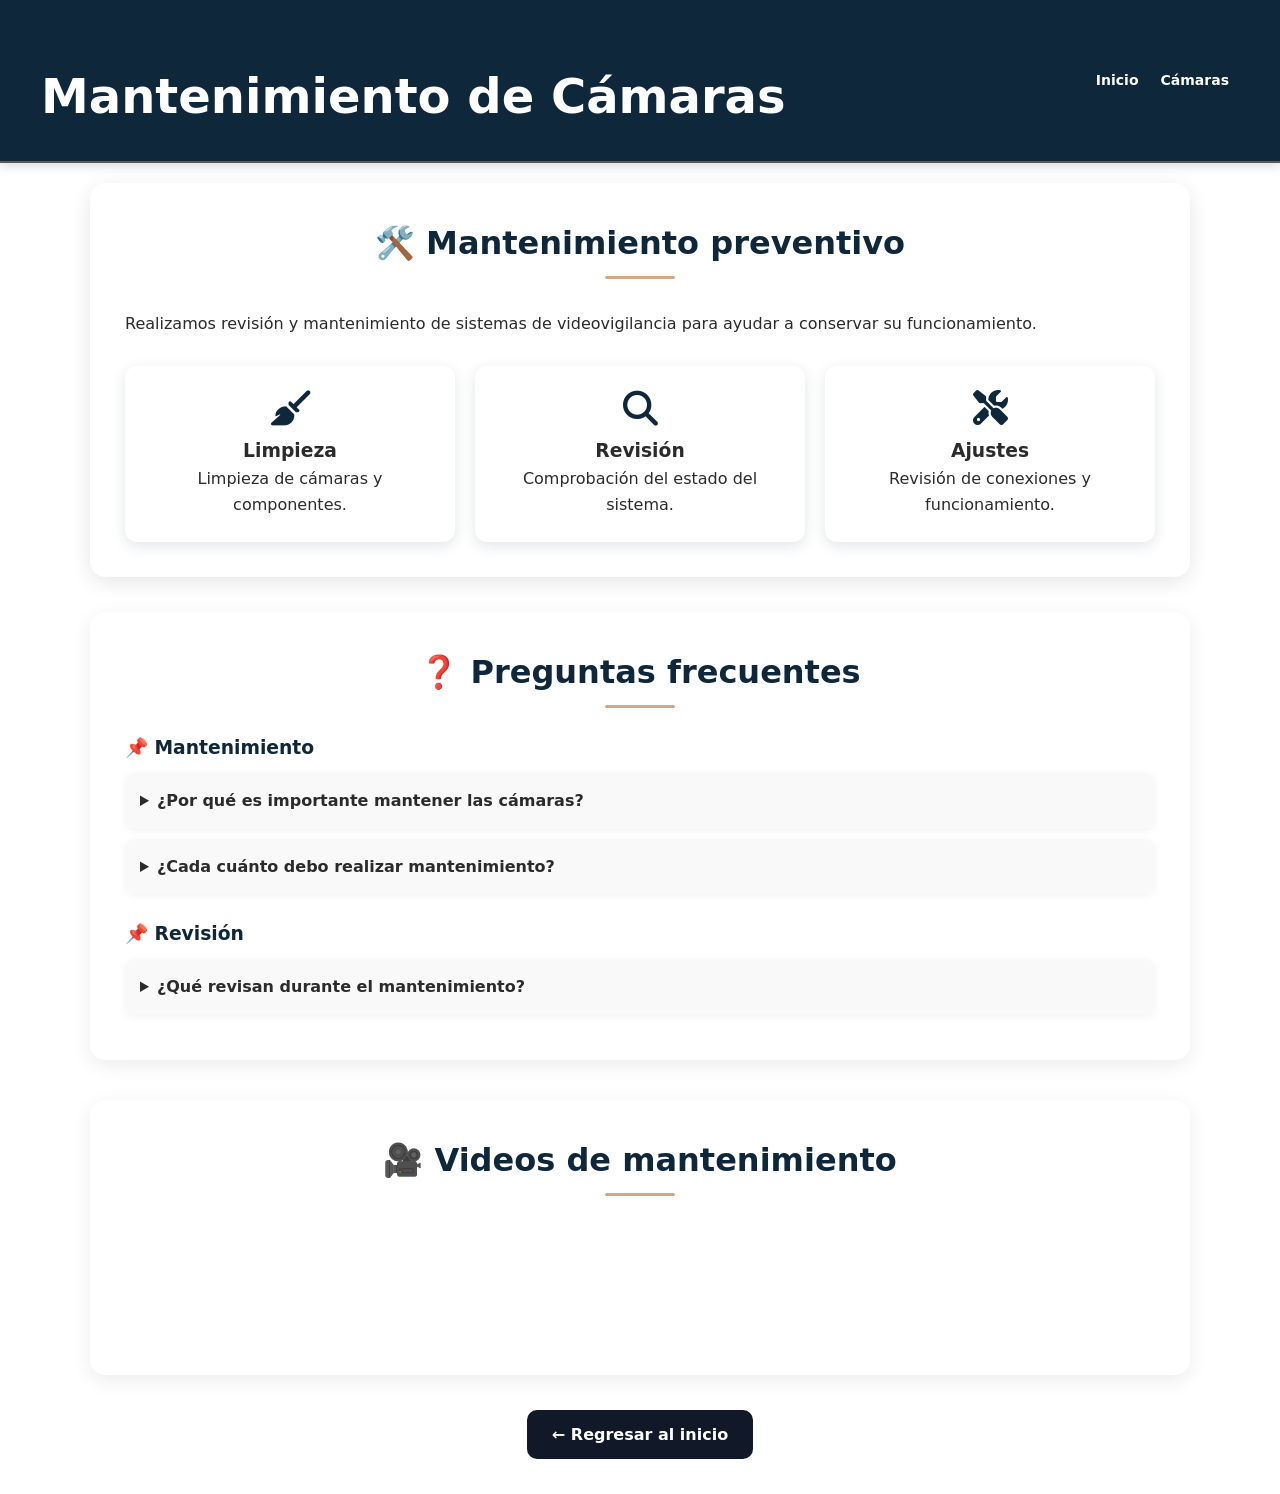
<file: mantenimiento-camaras.html>
<!DOCTYPE html>
<html lang="es">

<head>

    <meta charset="UTF-8">

    <meta name="viewport"
          content="width=device-width, initial-scale=1.0">

    <title>Mantenimiento de Cámaras</title>

    <link rel="stylesheet"
          href="https://cdnjs.cloudflare.com/ajax/libs/font-awesome/6.5.0/css/all.min.css">

    <link rel="stylesheet" href="style.css">

</head>

<body>

<header>

    <h1>Mantenimiento de Cámaras</h1>

    <nav>
        <a href="index.html">Inicio</a>
        <a href="index.html#camaras">Cámaras</a>
    </nav>

</header>


<main>

<section class="detalle">

    <h2>🛠️ Mantenimiento preventivo</h2>

    <p>
        Realizamos revisión y mantenimiento de sistemas
        de videovigilancia para ayudar a conservar su funcionamiento.
    </p>

    <div class="info-grid">

        <div class="info-box">
            <i class="fas fa-broom"></i>
            <h3>Limpieza</h3>
            <p>Limpieza de cámaras y componentes.</p>
        </div>

        <div class="info-box">
            <i class="fas fa-search"></i>
            <h3>Revisión</h3>
            <p>Comprobación del estado del sistema.</p>
        </div>

        <div class="info-box">
            <i class="fas fa-tools"></i>
            <h3>Ajustes</h3>
            <p>Revisión de conexiones y funcionamiento.</p>
        </div>

    </div>

</section>


<section class="faq">

    <h2>❓ Preguntas frecuentes</h2>

    <h3>📌 Mantenimiento</h3>

    <details>
        <summary>¿Por qué es importante mantener las cámaras?</summary>
        <p>
            El mantenimiento permite revisar el estado de los
            componentes y detectar posibles problemas.
        </p>
    </details>

    <details>
        <summary>¿Cada cuánto debo realizar mantenimiento?</summary>
        <p>
            La frecuencia depende del tipo de instalación,
            condiciones del lugar y uso del sistema.
        </p>
    </details>

    <h3>📌 Revisión</h3>

    <details>
        <summary>¿Qué revisan durante el mantenimiento?</summary>
        <p>
            Se pueden revisar cámaras, conexiones, cableado,
            alimentación y funcionamiento general.
        </p>
    </details>

</section>


<section class="videos">

    <h2>🎥 Videos de mantenimiento</h2>

    <div class="tiktok-container">

        <blockquote class="tiktok-embed"
            cite="https://www.tiktok.com/@TU_CUENTA/video/ID_DEL_VIDEO"
            data-video-id="ID_DEL_VIDEO">

            <section></section>

        </blockquote>

    </div>

</section>


<a href="index.html" class="btn-regresar">
    ← Regresar al inicio
</a>

</main>

<script async src="https://www.tiktok.com/embed.js"></script>

</body>
</html>
</file>
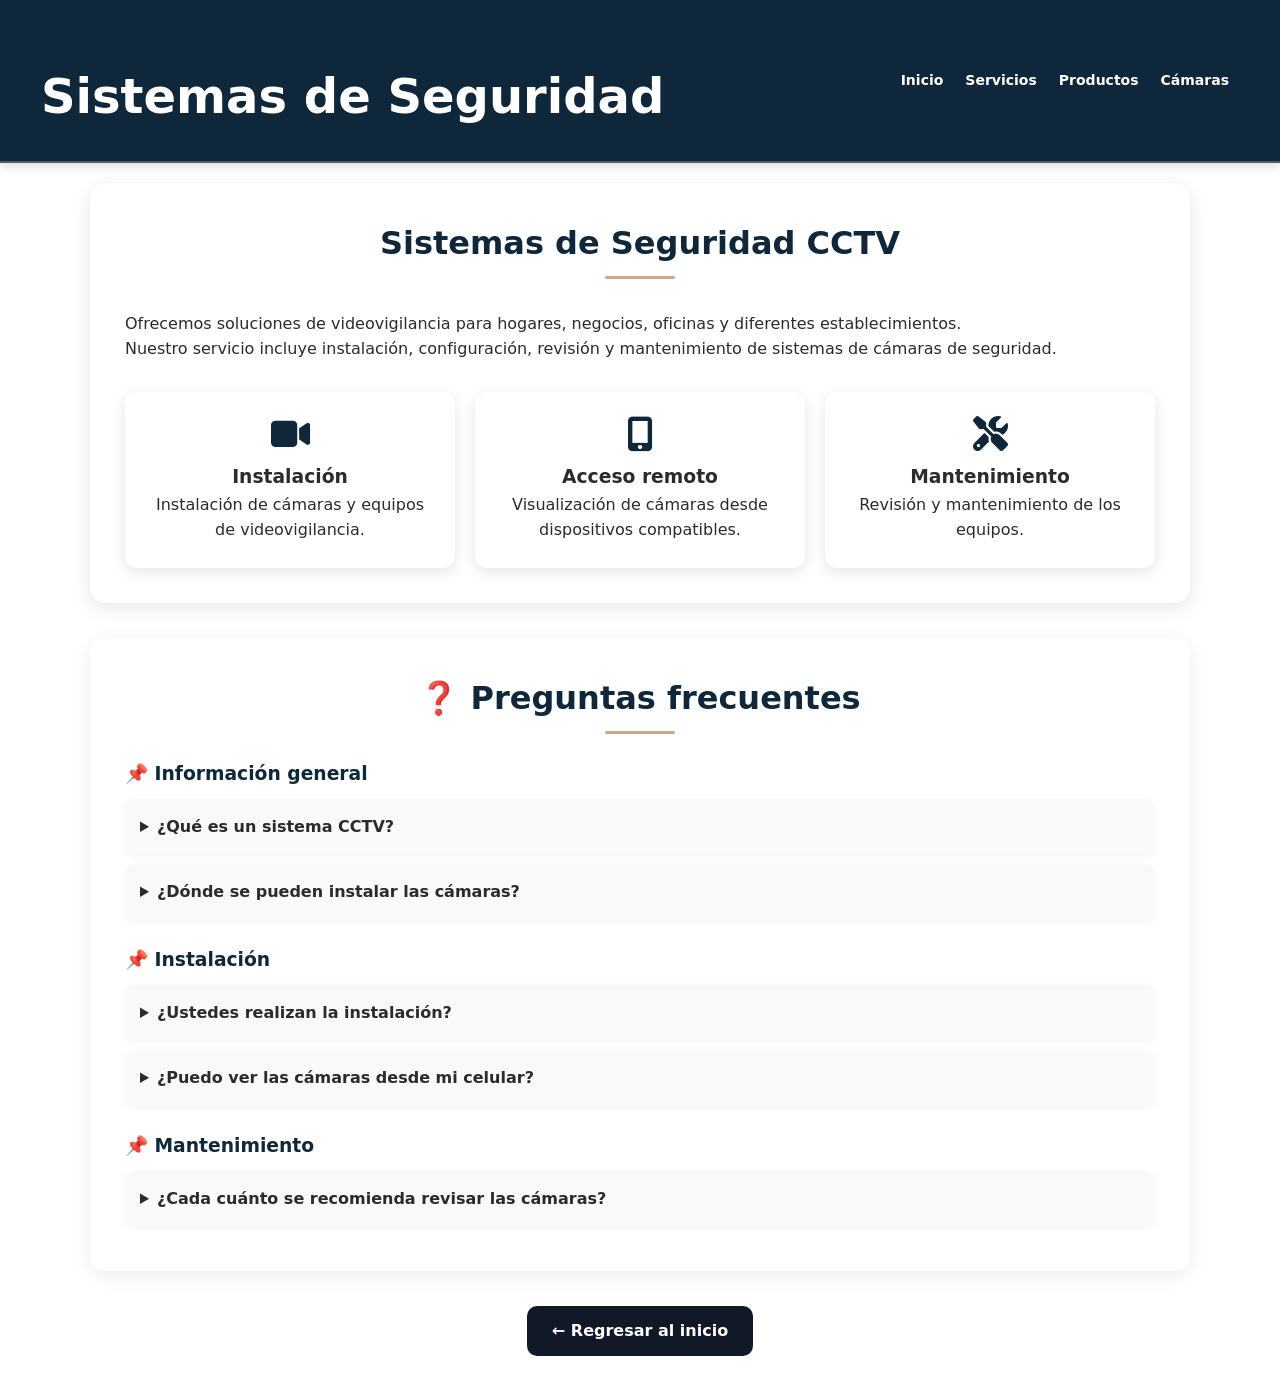
<file: servicios-cctv.html>
<!DOCTYPE html>
<html lang="es">

<head>
    <meta charset="UTF-8">
    <meta name="viewport" content="width=device-width, initial-scale=1.0">

    <title>Sistemas de Seguridad CCTV</title>

    <link rel="stylesheet"
          href="https://cdnjs.cloudflare.com/ajax/libs/font-awesome/6.5.0/css/all.min.css">

    <link rel="stylesheet" href="style.css">
</head>

<body>

<header>
    <h1>Sistemas de Seguridad</h1>

    <nav>
        <a href="index.html">Inicio</a>
        <a href="index.html#servicios">Servicios</a>
        <a href="index.html#productos">Productos</a>
        <a href="index.html#camaras">Cámaras</a>
    </nav>
</header>


<main>

<section class="detalle">

    <h2>Sistemas de Seguridad CCTV</h2>

    <p>
        Ofrecemos soluciones de videovigilancia para hogares, negocios,
        oficinas y diferentes establecimientos.
    </p>

    <p>
        Nuestro servicio incluye instalación, configuración, revisión
        y mantenimiento de sistemas de cámaras de seguridad.
    </p>


    <div class="info-grid">

        <div class="info-box">
            <i class="fas fa-video"></i>
            <h3>Instalación</h3>
            <p>Instalación de cámaras y equipos de videovigilancia.</p>
        </div>

        <div class="info-box">
            <i class="fas fa-mobile-alt"></i>
            <h3>Acceso remoto</h3>
            <p>Visualización de cámaras desde dispositivos compatibles.</p>
        </div>

        <div class="info-box">
            <i class="fas fa-tools"></i>
            <h3>Mantenimiento</h3>
            <p>Revisión y mantenimiento de los equipos.</p>
        </div>

    </div>

</section>


<!-- ===== PREGUNTAS FRECUENTES ===== -->

<section class="faq">

    <h2>❓ Preguntas frecuentes</h2>

    <h3>📌 Información general</h3>

    <details>
        <summary>¿Qué es un sistema CCTV?</summary>
        <p>
            Es un sistema de cámaras utilizado para supervisar
            diferentes espacios mediante videovigilancia.
        </p>
    </details>

    <details>
        <summary>¿Dónde se pueden instalar las cámaras?</summary>
        <p>
            Se pueden instalar en hogares, negocios, oficinas,
            almacenes y otros espacios adecuados.
        </p>
    </details>


    <h3>📌 Instalación</h3>

    <details>
        <summary>¿Ustedes realizan la instalación?</summary>
        <p>
            Sí. El servicio puede incluir montaje, cableado,
            configuración y pruebas del sistema.
        </p>
    </details>

    <details>
        <summary>¿Puedo ver las cámaras desde mi celular?</summary>
        <p>
            Dependiendo del equipo utilizado, puede configurarse
            el acceso remoto desde un dispositivo compatible.
        </p>
    </details>


    <h3>📌 Mantenimiento</h3>

    <details>
        <summary>¿Cada cuánto se recomienda revisar las cámaras?</summary>
        <p>
            Se recomienda realizar revisiones periódicas para
            comprobar que las cámaras, cables y equipos funcionen
            correctamente.
        </p>
    </details>

</section>



<a href="index.html" class="btn-regresar">
    ← Regresar al inicio
</a>

</main>


<script async src="https://www.tiktok.com/embed.js"></script>

</body>
</html>
</file>
<file: style.css>
/* =========================================================
   PAPANTECNO — STYLE.CSS GLOBAL
   (Incluye estilos para el Index y todas las subpáginas)
   ========================================================= */

/* ===== VARIABLES GLOBALES ===== */
:root {
    --fondo:          #ffffff;
    --fondo-card:     #ffffff;
    --primario:       #0f273b;
    --acento:         #cfa888;
    --whatsapp:       #25d366;
    --texto:          #2b2b2b;
    --texto-suave:    #5a5a5a;

    --sombra:         0 4px 14px rgba(15, 39, 59, 0.12);
    --sombra-hover:   0 18px 38px rgba(15, 39, 59, 0.22);
    --radio:          14px;

    --logo-footer-size:     140px;
    --logo-footer-mobile:   100px;

    --hero-bg: url('assets/papantecno.png');
}

/* ===== RESET GENERAL ===== */
* { margin: 0; padding: 0; box-sizing: border-box; }
html { scroll-behavior: smooth; scroll-padding-top: 100px; }
body {
    width: 100%;
    min-height: 100vh;
    font-family: 'Segoe UI', system-ui, -apple-system, sans-serif;
    background-color: var(--fondo);
    color: var(--texto);
    line-height: 1.6;
    overflow-x: hidden;
}

img  { display: block; max-width: 100%; height: auto; }
iframe, video { max-width: 100%; height: auto; }
h1, h2, h3, h4, p, a { overflow-wrap: break-word; }

a:focus-visible, button:focus-visible {
    outline: 3px solid var(--acento);
    outline-offset: 3px;
    border-radius: 6px;
}

/* ===== ANIMACIONES ===== */
@keyframes fadeInUp { from { opacity: 0; transform: translateY(30px); } to { opacity: 1; transform: translateY(0); } }
@keyframes floatY { 0%, 100% { transform: translate(-50%, -50%) translateY(0); } 50% { transform: translate(-50%, -50%) translateY(-8px); } }
@keyframes pulse { 0% { box-shadow: 0 0 0 0 rgba(37, 211, 102, 0.6); } 70% { box-shadow: 0 0 0 18px rgba(37, 211, 102, 0); } 100% { box-shadow: 0 0 0 0 rgba(37, 211, 102, 0); } }
@keyframes shine { 0% { transform: translateX(-100%) skewX(-20deg); } 100% { transform: translateX(250%) skewX(-20deg); } }
@keyframes heroZoom { from { transform: scale(1); } to { transform: scale(1.06); } }

@media (prefers-reduced-motion: reduce) {
    *, *::before, *::after { animation-duration: 0.01ms !important; animation-iteration-count: 1 !important; transition-duration: 0.01ms !important; }
}

/* =========================================================
   HEADER Y MENÚ
   ========================================================= */
header {
    position: sticky;
    top: 0;
    z-index: 1000;
    width: 100%;
    background: var(--primario);
    display: flex;
    align-items: center;
    justify-content: space-between;
    padding: 10px 25px;
    box-shadow: 0 3px 10px rgba(0,0,0,.15);
    border-bottom: 2px solid rgba(223, 186, 155, 0.35);
    transition: padding 0.3s ease;
    position: relative;
}

/* Botón Hamburguesa */
.menu-toggle {
    display: flex;
    align-items: center;
    justify-content: center;
    gap: 7px;
    border: none;
    background: rgba(255,255,255,.10);
    color: white;
    font-size: 16px;
    font-weight: 600;
    padding: 10px 15px;
    border-radius: 7px;
    cursor: pointer;
    transition: background 0.25s ease, transform 0.25s ease;
}
.menu-toggle:hover { background: rgba(255,255,255,.22); transform: scale(1.05); }
.menu-toggle:active { transform: scale(0.96); }

/* Navegación */
nav { flex: 1; display: flex; justify-content: flex-end; margin-right: 15px; }
nav ul { list-style: none; display: flex; align-items: center; gap: 5px; margin: 0; padding: 0; }
nav li { margin: 0; padding: 0; }
nav a {
    display: block;
    position: relative;
    color: white !important;
    text-decoration: none !important;
    font-size: 14px;
    font-weight: 600;
    padding: 10px 11px;
    border-radius: 7px;
    white-space: nowrap;
    transition: background .25s ease, transform .25s ease;
}
nav a::after {
    content: '';
    position: absolute;
    left: 50%; bottom: 4px;
    width: 0; height: 2px;
    background: var(--acento);
    transform: translateX(-50%);
    transition: width 0.3s ease;
    border-radius: 2px;
}
nav a:hover { background: rgba(255,255,255,.15); color: white !important; transform: translateY(-2px); }
nav a:hover::after { width: 60%; }

/* Botón WhatsApp Header */
.header-whatsapp {
    display: flex;
    align-items: center;
    justify-content: center;
    gap: 7px;
    background: var(--whatsapp);
    color: white !important;
    text-decoration: none !important;
    font-size: 13px;
    font-weight: 700;
    padding: 10px 15px;
    border-radius: 7px;
    white-space: nowrap;
    transition: transform 0.25s ease, filter 0.25s ease, box-shadow 0.25s ease;
}
.header-whatsapp:hover { color: white !important; filter: brightness(.95); transform: translateY(-2px); box-shadow: 0 6px 18px rgba(37, 211, 102, 0.4); }
.header-whatsapp i { font-size: 17px; }

/* =========================================================
   HERO (PÁGINA DE INICIO)
   ========================================================= */
.hero {
    position: relative;
    width: 100%;
    min-height: 90vh;
    display: flex;
    align-items: center;
    justify-content: center;
    text-align: center;
    padding: 2rem 1.5rem;
    overflow: hidden;
    isolation: isolate;
}
.hero::before {
    content: '';
    position: absolute;
    inset: 0;
    background-image: var(--hero-bg);
    background-size: cover;
    background-position: center;
    z-index: -2;
    animation: heroZoom 22s ease-in-out infinite alternate;
}
.hero::after {
    content: '';
    position: absolute;
    inset: 0;
    background: linear-gradient(135deg, rgba(15, 39, 59, 0.55) 0%, rgba(15, 39, 59, 0.30) 100%);
    z-index: -1;
}
.hero-overlay {
    width: 100%;
    max-width: 850px;
    padding: 3rem 2rem;
    background-color: rgba(6, 27, 47, 0.78);
    border-radius: var(--radio);
    color: #ffffff;
    backdrop-filter: blur(2px);
    border: 2px solid rgba(223, 186, 155, 0.4);
    box-shadow: 0 20px 50px rgba(0,0,0,0.3);
    animation: fadeInUp 0.9s ease both;
}

/* Logo Gigante en el Hero */
.hero-logo {
    display: block;
    width: 100%;
    max-width: 550px;
    margin: 0 auto 2rem auto;
    filter: drop-shadow(0 8px 25px rgba(0, 0, 0, 0.5));
    animation: fadeInUp 1s 0.1s ease both;
}

.hero h1 { color: #ffffff; font-size: clamp(1.8rem, 3vw + 1rem, 2.8rem); margin-bottom: 1rem; animation: fadeInUp 0.9s 0.25s ease both; line-height: 1.25; }
.hero h1 span { color: var(--acento); }
.hero p { max-width: 640px; margin: 0 auto 2rem; color: #f5efe6; font-size: 1.1rem; animation: fadeInUp 0.9s 0.4s ease both; }
.hero-buttons { display: flex; justify-content: center; align-items: center; flex-wrap: wrap; gap: 1rem; animation: fadeInUp 0.9s 0.55s ease both; }

.btn-primary {
    position: relative;
    overflow: hidden;
    display: inline-flex;
    align-items: center;
    justify-content: center;
    gap: 0.5rem;
    padding: 0.85rem 1.6rem;
    border-radius: 50px;
    font-weight: 600;
    text-decoration: none;
    background: linear-gradient(135deg, var(--whatsapp) 0%, #1ebe5d 100%);
    color: #ffffff;
    transition: transform 0.25s ease, box-shadow 0.25s ease;
}
.btn-primary::before {
    content: ''; position: absolute; top: 0; left: -75%; width: 50%; height: 100%;
    background: rgba(255,255,255,0.35); transform: skewX(-20deg); transition: none;
}
.btn-primary:hover::before { animation: shine 0.85s ease; }
.btn-primary:hover { transform: translateY(-3px); box-shadow: var(--sombra-hover); }

/* =========================================================
   SECCIONES Y TARJETAS (INDEX)
   ========================================================= */
section { width: 100%; max-width: 1100px; margin: 0 auto; padding: 3.5rem 1.5rem; }
section h2 { text-align: center; color: var(--primario); font-size: clamp(1.4rem, 3vw + 0.5rem, 2rem); margin-bottom: 2rem; position: relative; padding-bottom: 0.6rem; }
section h2::after { content: ''; position: absolute; left: 50%; bottom: 0; transform: translateX(-50%); width: 70px; height: 3px; background: var(--acento); border-radius: 2px; }

.grid { width: 100%; display: grid; grid-template-columns: repeat(auto-fit, minmax(240px, 1fr)); gap: 1.5rem; }
.card {
    position: relative; width: 100%; padding: 1.8rem 1.4rem;
    background-color: var(--fondo-card); color: var(--texto); text-align: center;
    border-radius: var(--radio); border-top: 4px solid var(--acento);
    box-shadow: var(--sombra); text-decoration: none; overflow: hidden;
    transition: transform 0.3s ease, box-shadow 0.3s ease;
}
.card:link, .card:visited, .card:hover, .card:active { text-decoration: none; color: var(--texto); }
.card:hover { transform: translateY(-8px) scale(1.02); box-shadow: var(--sombra-hover); }
.card i { display: inline-block; font-size: 2.2rem; color: var(--primario); margin-bottom: 0.8rem; transition: transform 0.35s ease, color 0.35s ease; }
.card:hover i { transform: scale(1.15) rotate(-6deg); color: var(--acento); }
.card h3 { color: var(--primario); margin-bottom: 0.5rem; font-size: 1.1rem; }
.card p { color: var(--texto-suave); font-size: 0.95rem; }
.card { animation: fadeInUp 0.7s ease both; }
.grid .card:nth-child(1) { animation-delay: 0.05s; }
.grid .card:nth-child(2) { animation-delay: 0.15s; }
.grid .card:nth-child(3) { animation-delay: 0.25s; }
.grid .card:nth-child(4) { animation-delay: 0.35s; }
.grid .card:nth-child(5) { animation-delay: 0.45s; }

/* =========================================================
   TEXTOS GENERALES
   ========================================================= */
.nosotros-texto, .contacto-texto, .video-texto, .ubicacion-texto {
    width: 100%; max-width: 720px; margin: 0 auto 1.5rem; text-align: center; color: var(--texto); font-size: 1.05rem;
}

/* =========================================================
   VIDEO Y MAPA (INDEX)
   ========================================================= */
.video-card { position: relative; display: block; width: 100%; max-width: 820px; margin: 0 auto; overflow: hidden; border-radius: var(--radio); box-shadow: var(--sombra); transition: transform 0.3s ease; }
.video-card:hover { transform: scale(1.02); box-shadow: var(--sombra-hover); }
.video-thumb { display: block; width: 100%; }
.video-play { position: absolute; top: 50%; left: 50%; transform: translate(-50%, -50%); width: 80px; height: 80px; display: flex; align-items: center; justify-content: center; padding-left: 6px; border: 3px solid var(--acento); border-radius: 50%; background-color: rgba(6, 27, 47, 0.9); color: var(--acento); font-size: 1.8rem; transition: transform 0.25s ease, background-color 0.25s ease; animation: floatY 3s ease-in-out infinite; }
.video-card:hover .video-play { background-color: var(--primario); animation-play-state: paused; transform: translate(-50%, -50%) scale(1.15); }

.mapa-wrapper { position: relative; display: block; width: 100%; max-width: 900px; margin: 0 auto; overflow: hidden; border: 3px solid var(--primario); border-radius: var(--radio); box-shadow: var(--sombra); text-decoration: none; transition: transform 0.3s ease, box-shadow 0.3s ease; }
.mapa-wrapper:hover { transform: translateY(-4px); box-shadow: var(--sombra-hover); }
.mapa-wrapper iframe { display: block; width: 100%; height: 380px; border: 0; pointer-events: none; filter: grayscale(20%); transition: filter 0.3s ease; }
.mapa-wrapper:hover iframe { filter: grayscale(0%); }
.mapa-overlay { position: absolute; inset: 0; display: flex; flex-direction: column; align-items: center; justify-content: center; gap: 0.6rem; background-color: rgba(6, 27, 47, 0); color: #ffffff; font-weight: 600; font-size: 1.05rem; transition: background-color 0.3s ease; pointer-events: none; }
.mapa-overlay i { font-size: 2rem; color: var(--acento); }
.mapa-wrapper:hover .mapa-overlay { background-color: rgba(6, 27, 47, 0.7); }

/* =========================================================
   REDES SOCIALES
   ========================================================= */
.redes { display: flex; align-items: center; justify-content: center; flex-wrap: wrap; gap: 1rem; margin-top: 1.8rem; }
.redes a { width: 54px; height: 54px; display: flex; align-items: center; justify-content: center; border-radius: 50%; color: #ffffff; font-size: 1.4rem; text-decoration: none; transition: transform 0.25s ease, box-shadow 0.25s ease; }
.redes a:hover { transform: scale(1.15) rotate(6deg); box-shadow: 0 10px 22px rgba(0,0,0,0.25); }
.redes .whatsapp  { background-color: #25d366; }
.redes .facebook  { background-color: #1877f2; }
.redes .instagram { background: linear-gradient(45deg, #f09433, #e6683c, #dc2743, #cc2366, #bc1888); }
.redes .tiktok    { background-color: #000000; }
.redes .telefono  { background-color: var(--primario); }

/* =========================================================
   HORARIOS
   ========================================================= */
.horarios { width: 100%; padding: 30px 20px; text-align: center; }
.horarios-imagenes { width: 100%; display: flex; align-items: center; justify-content: center; flex-wrap: wrap; gap: 20px; }
.horarios-imagenes img { display: block; width: 100%; max-width: 800px; height: auto; border-radius: 12px; object-fit: contain; transition: transform 0.3s ease, box-shadow 0.3s ease; }
.horarios-imagenes img:hover { transform: scale(1.02); box-shadow: var(--sombra-hover); }

/* =========================================================
   FOOTER Y BOTÓN FLOTANTE
   ========================================================= */
footer {
    width: 100%; padding: 2.5rem 1.5rem; text-align: center;
    background-color: rgba(6, 27, 47, 0.95); color: #f5efe6;
    border-top: 2px solid rgba(223, 186, 155, 0.35);
    display: flex; flex-direction: column; align-items: center; justify-content: center; gap: 0.4rem;
}
.footer-logo { width: var(--logo-footer-size); height: var(--logo-footer-size); object-fit: contain; margin: 0 auto 0.8rem; display: block; transition: transform 0.3s ease; }
.footer-logo:hover { transform: scale(1.08); }
.footer-lema { margin: 0.4rem 0; font-style: italic; opacity: 0.85; }
.footer-redes { margin-top: 0.8rem; }
.footer-redes a { color: var(--acento); font-weight: 600; text-decoration: none; transition: color 0.25s ease; }
.footer-redes a:hover { color: #ffffff; text-decoration: underline; }

.whatsapp-float {
    position: fixed; right: 22px; bottom: 22px; z-index: 1100;
    width: 60px; height: 60px; display: flex; align-items: center; justify-content: center;
    border-radius: 50%; background-color: var(--whatsapp); color: #ffffff; font-size: 1.8rem;
    text-decoration: none; box-shadow: 0 6px 18px rgba(37, 211, 102, 0.5);
    animation: pulse 2s infinite; transition: transform 0.25s ease;
}
.whatsapp-float:hover { transform: scale(1.1); }

/* =========================================================
   ESTILOS PARA LAS PÁGINAS SECUNDARIAS (Servicios, Productos)
   ========================================================= */

/* Título principal (H1) para subpáginas */
h1 {
    color: #ffffff !important;
    text-align: center;
    padding: 3rem 1rem 1rem;
    font-size: clamp(2rem, 4vw, 3rem);
}

/* Caja de contenido de las subpáginas */
.detalle {
    width: 100%;
    margin-top: 20px;
    padding: 35px;
    background: #ffffff;
    border-radius: 15px;
    box-shadow: 0 5px 20px rgba(0, 0, 0, 0.1);
}

/* Cuadrícula de información (ej. Beneficios o características) */
.info-grid {
    display: grid;
    grid-template-columns: repeat(auto-fit, minmax(220px, 1fr));
    gap: 20px;
    margin-top: 30px;
}

.info-box {
    width: 100%;
    padding: 25px;
    text-align: center;
    background: #ffffff;
    color: var(--texto);
    border-radius: 12px;
    box-shadow: var(--sombra);
    transition: transform 0.3s ease, box-shadow 0.3s ease;
}

.info-box:hover {
    transform: translateY(-6px);
    box-shadow: var(--sombra-hover);
}

.info-box i {
    display: inline-block;
    margin-bottom: 10px;
    color: var(--primario);
    font-size: 35px;
    transition: transform 0.35s ease, color 0.35s ease;
}

.info-box:hover i {
    transform: scale(1.15);
    color: var(--acento);
}

/* Sección de Preguntas Frecuentes (FAQ) */
.faq {
    width: 100%;
    margin-top: 35px;
    padding: 35px;
    background: #ffffff;
    border-radius: 15px;
    box-shadow: 0 5px 20px rgba(0, 0, 0, 0.08);
}

.faq h2 { margin-bottom: 20px; text-align: center; }
.faq h3 { margin-top: 25px; margin-bottom: 10px; color: var(--primario); }

details {
    width: 100%;
    margin: 10px 0;
    padding: 15px;
    background: #f9f9f9;
    border-radius: 10px;
    box-shadow: 0 2px 8px rgba(0, 0, 0, 0.05);
    transition: box-shadow 0.25s ease;
}

details:hover {
    box-shadow: 0 6px 18px rgba(15, 39, 59, 0.15);
}

summary {
    cursor: pointer;
    color: var(--texto);
    font-weight: bold;
    transition: color 0.25s ease;
}

summary:hover { color: var(--primario); }

/* Sección de videos en subpáginas (TikTok) */
.videos {
    width: 100%;
    margin-top: 40px;
    padding: 35px;
    background: #ffffff;
    border-radius: 15px;
    text-align: center;
    box-shadow: 0 5px 20px rgba(0, 0, 0, 0.08);
}

.tiktok-container {
    width: 100%;
    display: flex;
    align-items: center;
    justify-content: center;
    margin-top: 25px;
}

.video-tiktok {
    display: block;
    width: 100%;
    max-width: 500px;
    margin: 25px auto;
    text-decoration: none;
}

.video-portada {
    position: relative;
    width: 100%;
    overflow: hidden;
    border-radius: 14px;
    background: #000000;
    transition: transform 0.3s ease;
}

.video-tiktok:hover .video-portada { transform: scale(1.03); }

.video-portada img {
    display: block;
    width: 100%;
    height: auto;
}

.video-portada .play {
    position: absolute;
    top: 50%;
    left: 50%;
    transform: translate(-50%, -50%);
    width: 65px;
    height: 65px;
    display: flex;
    align-items: center;
    justify-content: center;
    border-radius: 50%;
    background: rgba(255, 255, 255, 0.9);
    color: #222222;
    font-size: 25px;
    transition: transform 0.3s ease, background 0.3s ease;
}

.video-tiktok:hover .play {
    transform: translate(-50%, -50%) scale(1.15);
    background: var(--acento);
}

/* Botón Regresar al Inicio */
.btn-regresar {
    display: block;
    width: fit-content;
    max-width: 100%;
    margin: 35px auto;
    padding: 12px 25px;
    background: #111827;
    color: #ffffff;
    text-align: center;
    text-decoration: none;
    border-radius: 10px;
    font-weight: 600;
    transition: background 0.25s ease, transform 0.25s ease, box-shadow 0.25s ease;
}

.btn-regresar:hover {
    background: #2563eb;
    transform: translateY(-2px);
    box-shadow: var(--sombra-hover);
    color: white;
}

/* =========================================================
   MEDIA QUERIES (RESPONSIVE)
   ========================================================= */

@media (max-width: 900px) {
    header { padding: 10px 15px; }
    nav ul { gap: 3px; }
    nav a { font-size: 12px; padding: 8px 6px; }
    .header-whatsapp { padding: 0.45rem 0.65rem; font-size: 0.8rem; }
    .grid { grid-template-columns: repeat(2, minmax(0, 1fr)); }
    .hero-logo { max-width: 450px; }
}

/* --- MENÚ HAMBURGUESA MÓVIL --- */
@media (max-width: 800px) {
    header { 
        display: flex; 
        flex-wrap: wrap; 
        align-items: center; 
        padding: 8px 14px; 
        gap: 10px; 
    }

    .menu-toggle { display: flex; order: 1; }

    .header-whatsapp { 
        display: flex; 
        padding: 9px 11px; 
        font-size: 12px;
        order: 2;
        margin-left: auto;
    }

    nav { 
        display: none; 
        flex-basis: 100%; 
        width: 100%; 
        flex: none; 
        order: 3;
        margin-top: 10px;
        padding-top: 10px;
        border-top: 1px solid rgba(255,255,255,.18);
        justify-content: center;
    }
    
    nav.active { display: block; }

    nav ul { 
        display: flex; 
        flex-direction: column; 
        gap: 8px; 
        width: 100%; 
        padding: 0;
    }
    
    nav li { width: 100%; }
    
    nav a { 
        width: 100%; 
        text-align: center; 
        background: rgba(255,255,255,.08); 
        color: white !important; 
        padding: 12px 5px; 
        font-size: 14px; 
        border-radius: 6px; 
    }
    
    nav a:hover { background: rgba(255,255,255,.18); }
    nav a::after { display: none; }

    .hero { min-height: 75vh; padding: 1.5rem 1rem; }
    .hero-overlay { padding: 2.5rem 1.5rem; }
    .hero-logo { max-width: 100%; }
    .mapa-wrapper iframe { height: 300px; }
    
    /* Ajustes subpáginas en móvil */
    .detalle, .faq, .videos { padding: 20px 15px; }
}

/* --- CELULAR --- */
@media (max-width: 600px) {
    .hero { min-height: 70vh; padding: 1rem 0.7rem; }
    .hero-overlay { padding: 1.8rem 1rem; }
    .hero-logo { max-width: 100%; margin-bottom: 1.5rem; }
    .hero h1 { font-size: clamp(1.5rem, 7vw, 2.1rem); }
    .hero p  { font-size: 0.95rem; margin-bottom: 1.5rem; }
    .hero-buttons { flex-direction: column; width: 100%; }
    .btn-primary { width: 100%; max-width: 300px; }

    section { padding: 2.3rem 0.9rem; }
    section h2 { font-size: 1.5rem; }
    .grid { grid-template-columns: 1fr; gap: 1rem; }
    .card { padding: 1.5rem 1rem; }

    .video-card, .video-thumb, .video-tiktok { width: 100%; max-width: 100%; }
    .video-play { width: 60px; height: 60px; font-size: 1.5rem; }
    .mapa-wrapper iframe { height: 250px; }

    .horarios { padding: 25px 8px; }
    .horarios-imagenes img { width: 100%; }

    .redes { gap: 0.7rem; }
    .redes a { width: 48px; height: 48px; font-size: 1.2rem; }

    .whatsapp-float { width: 52px; height: 52px; right: 14px; bottom: 14px; font-size: 1.45rem; }
    .footer-logo { width: var(--logo-footer-mobile); height: var(--logo-footer-mobile); }
    
    /* Subpáginas */
    .info-grid { grid-template-columns: 1fr; gap: 15px; }
    .info-box  { padding: 20px 15px; }
    .btn-regresar { width: 100%; max-width: 350px; margin: 25px auto; }
}

/* --- CELULAR PEQUEÑO --- */
@media (max-width: 400px) {
    .menu-toggle span, .header-whatsapp span { display: none; }
    .menu-toggle, .header-whatsapp { padding: 10px; font-size: 20px; }
    .menu-toggle i, .header-whatsapp i { font-size: 20px; }

    nav a { font-size: 12px; padding: 10px 4px; }
    .hero-overlay { padding: 1.4rem 0.7rem; }
    .hero h1 { font-size: 1.35rem; }
    .hero p  { font-size: 0.85rem; }
    section { padding: 2rem 0.7rem; }
    section h2 { font-size: 1.35rem; }
    .card { padding: 1.2rem 0.8rem; }
    .mapa-wrapper iframe { height: 220px; }
    .whatsapp-float { width: 47px; height: 47px; right: 10px; bottom: 10px; font-size: 1.25rem; }
}
</file>
